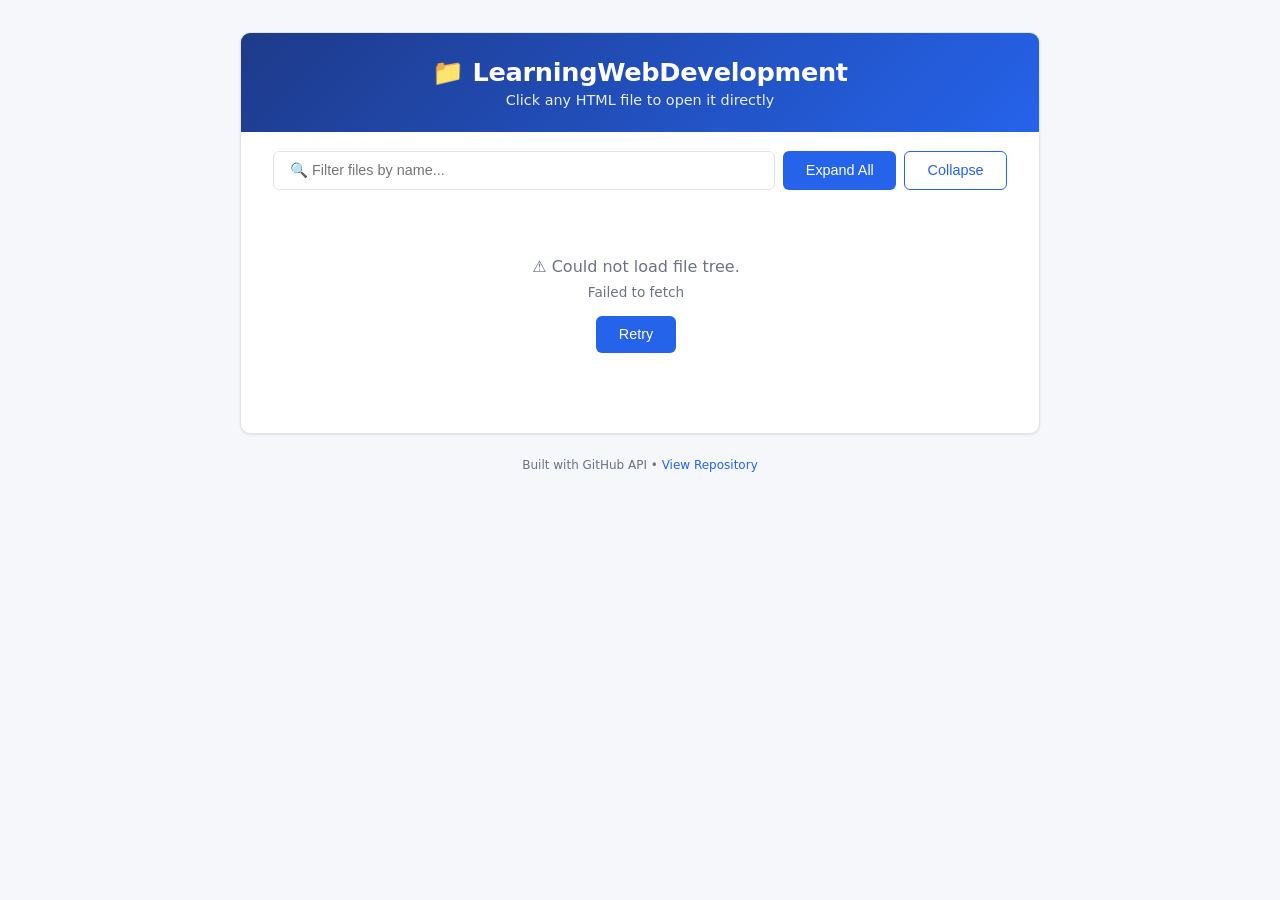
<file: index.html>
<!DOCTYPE html>
<html lang="en">
<head>
    <meta charset="UTF-8">
    <meta name="viewport" content="width=device-width, initial-scale=1.0">
    <title>HTML File Explorer – LearningWebDevelopment</title>
    <style>
        :root {
            --bg: #f5f7fa;
            --card: #ffffff;
            --border: #e1e5eb;
            --text: #1a1d23;
            --secondary: #6b7280;
            --accent: #2563eb;
            --accent-light: #eef2ff;
            --hover: #f9fafb;
            --radius: 10px;
            --shadow: 0 1px 3px rgba(0,0,0,0.04), 0 1px 2px rgba(0,0,0,0.06);
            --font: system-ui, -apple-system, 'Segoe UI', Roboto, sans-serif;
            --mono: 'SF Mono', 'Cascadia Code', 'Consolas', monospace;
        }

        * {
            margin: 0;
            padding: 0;
            box-sizing: border-box;
        }

        body {
            font-family: var(--font);
            background: var(--bg);
            color: var(--text);
            min-height: 100vh;
            display: flex;
            flex-direction: column;
            align-items: center;
            padding: 2rem 1.5rem;
        }

        .container {
            width: 100%;
            max-width: 800px;
            background: var(--card);
            border-radius: var(--radius);
            box-shadow: var(--shadow);
            overflow: hidden;
            border: 1px solid var(--border);
        }

        .header {
            background: linear-gradient(135deg, #1e3a8a 0%, #2563eb 100%);
            color: white;
            padding: 1.5rem 2rem;
            text-align: center;
        }

        .header h1 {
            font-size: 1.6rem;
            font-weight: 600;
            letter-spacing: -0.3px;
            margin-bottom: 0.3rem;
        }

        .header p {
            opacity: 0.9;
            font-size: 0.9rem;
        }

        .search-box {
            margin: 1.2rem 2rem;
            display: flex;
            gap: 0.5rem;
        }

        #searchInput {
            flex: 1;
            padding: 0.65rem 1rem;
            border: 1px solid var(--border);
            border-radius: 6px;
            font-size: 0.9rem;
            outline: none;
            transition: border 0.2s;
            background: var(--card);
        }

        #searchInput:focus {
            border-color: var(--accent);
            box-shadow: 0 0 0 3px rgba(37, 99, 235, 0.1);
        }

        .btn {
            background: var(--accent);
            color: white;
            border: none;
            padding: 0.65rem 1.4rem;
            border-radius: 6px;
            font-weight: 500;
            cursor: pointer;
            font-size: 0.9rem;
            transition: background 0.2s;
            white-space: nowrap;
        }

        .btn:hover {
            background: #1d4ed8;
        }

        .btn-outline {
            background: transparent;
            color: var(--accent);
            border: 1px solid var(--accent);
        }

        .btn-outline:hover {
            background: var(--accent-light);
        }

        .content {
            padding: 0 2rem 2rem;
        }

        /* Tree styles */
        .tree-container {
            margin-top: 0.5rem;
            max-height: 60vh;
            overflow-y: auto;
            padding-right: 0.5rem;
        }

        .tree-root {
            list-style: none;
            padding: 0;
            margin: 0;
        }

        .tree-root ul {
            list-style: none;
            padding-left: 1.5rem;
            border-left: 1px solid var(--border);
            margin-left: 0.5rem;
        }

        .tree-folder {
            margin: 2px 0;
        }

        .tree-folder>summary {
            display: flex;
            align-items: center;
            gap: 6px;
            padding: 0.45rem 0.5rem;
            border-radius: 5px;
            cursor: pointer;
            user-select: none;
            transition: background 0.15s;
            font-weight: 500;
            list-style: none;
        }

        .tree-folder>summary::-webkit-details-marker {
            display: none;
        }

        .tree-folder>summary:hover {
            background: var(--hover);
        }

        .tree-folder>summary .arrow {
            display: inline-block;
            width: 18px;
            font-size: 0.7rem;
            transition: transform 0.2s;
            color: var(--secondary);
            text-align: center;
        }

        .tree-folder[open]>summary .arrow {
            transform: rotate(90deg);
            color: var(--accent);
        }

        .tree-file {
            display: flex;
            align-items: center;
            gap: 6px;
            padding: 0.4rem 0.5rem 0.4rem 1.8rem;
            border-radius: 5px;
            cursor: pointer;
            transition: background 0.15s;
            text-decoration: none;
            color: inherit;
        }

        .tree-file:hover {
            background: var(--hover);
        }

        .tree-file.active {
            background: var(--accent-light);
            font-weight: 500;
        }

        .tree-file .file-name {
            font-family: var(--mono);
            font-size: 0.88rem;
            word-break: break-all;
        }

        .folder-icon, .file-icon {
            flex-shrink: 0;
            font-size: 1rem;
        }

        .badge {
            font-size: 0.7rem;
            background: #e5e7eb;
            color: #4b5563;
            padding: 0.1rem 0.5rem;
            border-radius: 10px;
            margin-left: 0.5rem;
            font-weight: 500;
        }

        .loading, .error, .empty {
            text-align: center;
            padding: 3rem 1rem;
            color: var(--secondary);
        }

        .loading .spinner {
            display: inline-block;
            width: 2rem;
            height: 2rem;
            border: 3px solid #e5e7eb;
            border-top: 3px solid var(--accent);
            border-radius: 50%;
            animation: spin 0.8s linear infinite;
            margin-bottom: 0.8rem;
        }

        @keyframes spin { to { transform: rotate(360deg); } }

        .footer {
            margin-top: 1.5rem;
            font-size: 0.75rem;
            color: var(--secondary);
            text-align: center;
        }

        .footer a {
            color: var(--accent);
            text-decoration: none;
        }
    </style>
</head>
<body>
    <div class="container">
        <div class="header">
            <h1>📁 LearningWebDevelopment</h1>
            <p>Click any HTML file to open it directly</p>
        </div>

        <div class="search-box">
            <input type="text" id="searchInput" placeholder="🔍 Filter files by name..." autocomplete="off">
            <button class="btn" id="btnExpandAll">Expand All</button>
            <button class="btn btn-outline" id="btnCollapseAll">Collapse</button>
        </div>

        <div class="content">
            <div id="treeWrapper" class="tree-container">
                <div class="loading" id="loadingState">
                    <div class="spinner"></div>
                    <p>Fetching file list from GitHub...</p>
                </div>
                <div class="error" id="errorState" style="display: none;">
                    <p>⚠️ Could not load file tree.</p>
                    <p style="font-size:0.85rem; margin-top:0.5rem;" id="errorMessage"></p>
                    <button class="btn" style="margin-top:1rem;" onclick="location.reload()">Retry</button>
                </div>
                <div class="empty" id="emptyState" style="display: none;">
                    <p>📭 No .html files found in this repository.</p>
                </div>
                <ul class="tree-root" id="treeRoot" style="display: none;"></ul>
            </div>
        </div>
    </div>
    <div class="footer">
        Built with GitHub API • <a href="https://github.com/kritakhere/LearningWebDevelopment" target="_blank">View Repository</a>
    </div>

    <script>
        (function() {
            // ── Configuration ─────────────────
            const REPO_OWNER = 'kritakhere';
            const REPO_NAME = 'LearningWebDevelopment';
            const BASE_URL = `https://${REPO_OWNER}.github.io/${REPO_NAME}/`;
            const API_BASE = `https://api.github.com/repos/${REPO_OWNER}/${REPO_NAME}`;

            // ── DOM Elements ──────────────────
            const loadingState = document.getElementById('loadingState');
            const errorState = document.getElementById('errorState');
            const errorMessage = document.getElementById('errorMessage');
            const emptyState = document.getElementById('emptyState');
            const treeRoot = document.getElementById('treeRoot');
            const searchInput = document.getElementById('searchInput');
            const btnExpandAll = document.getElementById('btnExpandAll');
            const btnCollapseAll = document.getElementById('btnCollapseAll');

            let allFileEntries = []; // { path, url }

            // ── Fetch file tree via GitHub Git Trees API (recursive) ──
            async function fetchFileTree() {
                try {
                    // 1. Get repository info to find default branch
                    const repoRes = await fetch(API_BASE);
                    if (!repoRes.ok) throw new Error('Repository not found or API rate limit exceeded.');
                    const repoData = await repoRes.json();
                    const defaultBranch = repoData.default_branch || 'main';

                    // 2. Get the latest commit SHA of the default branch
                    const branchRes = await fetch(`${API_BASE}/branches/${defaultBranch}`);
                    if (!branchRes.ok) throw new Error('Branch not found.');
                    const branchData = await branchRes.json();
                    const commitSha = branchData.commit.sha;

                    // 3. Fetch the entire file tree recursively
                    const treeRes = await fetch(`${API_BASE}/git/trees/${commitSha}?recursive=1`);
                    if (!treeRes.ok) throw new Error('Failed to fetch repository tree.');
                    const treeData = await treeRes.json();

                    if (!treeData.tree || treeData.tree.length === 0) {
                        throw new Error('Repository appears empty.');
                    }

                    // 4. Filter only .html files (ignore case)
                    const htmlEntries = treeData.tree.filter(item =>
                        item.type === 'blob' &&
                        item.path.toLowerCase().endsWith('.html')
                    );

                    if (htmlEntries.length === 0) {
                        showEmpty();
                        return;
                    }

                    // 5. Build file objects with full URLs
                    allFileEntries = htmlEntries.map(item => ({
                        path: item.path,
                        url: BASE_URL + item.path.replace(/^\//, '')
                    }));

                    // 6. Render tree
                    renderTree(allFileEntries);
                    hideLoading();

                } catch (err) {
                    showError(err.message);
                }
            }

            function hideLoading() {
                loadingState.style.display = 'none';
                treeRoot.style.display = 'block';
            }

            function showError(msg) {
                loadingState.style.display = 'none';
                errorState.style.display = 'block';
                errorMessage.textContent = msg || 'An unknown error occurred.';
            }

            function showEmpty() {
                loadingState.style.display = 'none';
                emptyState.style.display = 'block';
            }

            // ── Build hierarchical tree from flat file list ──
            function renderTree(files) {
                treeRoot.innerHTML = '';

                // Group files into folder structure
                const root = {};

                files.forEach(file => {
                    const parts = file.path.split('/');
                    let current = root;
                    parts.forEach((part, index) => {
                        if (index === parts.length - 1) {
                            // It's a file
                            if (!current._files) current._files = [];
                            current._files.push({
                                name: part,
                                path: file.path,
                                url: file.url
                            });
                        } else {
                            // It's a folder
                            if (!current[part]) {
                                current[part] = {};
                            }
                            current = current[part];
                        }
                    });
                });

                // Recursively build DOM elements
                function buildNode(obj, depth = 0) {
                    const ul = document.createElement('ul');

                    // Folders first
                    const folderNames = Object.keys(obj).filter(k => k !== '_files').sort();
                    folderNames.forEach(folderName => {
                        const li = document.createElement('li');
                        li.classList.add('tree-folder');

                        const details = document.createElement('details');
                        details.open = true; // expanded by default

                        const summary = document.createElement('summary');
                        summary.innerHTML = `
                            <span class="arrow">▶</span>
                            <span class="folder-icon">📁</span>
                            ${escapeHtml(folderName)}
                            <span class="badge">${countFiles(obj[folderName])} file${countFiles(obj[folderName]) !== 1 ? 's' : ''}</span>
                        `;
                        details.appendChild(summary);

                        // Update folder icon on toggle
                        details.addEventListener('toggle', () => {
                            const icon = details.querySelector('.folder-icon');
                            icon.textContent = details.open ? '📂' : '📁';
                        });
                        // Set initial open icon
                        summary.querySelector('.folder-icon').textContent = '📂';

                        const childUl = buildNode(obj[folderName], depth + 1);
                        details.appendChild(childUl);
                        li.appendChild(details);
                        ul.appendChild(li);
                    });

                    // Files second
                    if (obj._files && obj._files.length > 0) {
                        obj._files
                            .sort((a, b) => a.name.localeCompare(b.name))
                            .forEach(file => {
                                const li = document.createElement('li');
                                const a = document.createElement('a');
                                a.href = file.url;
                                a.classList.add('tree-file');
                                a.target = '_blank'; // open in new tab
                                a.innerHTML = `
                                    <span class="file-icon">📄</span>
                                    <span class="file-name">${escapeHtml(file.name)}</span>
                                `;
                                a.title = file.path;
                                li.appendChild(a);
                                ul.appendChild(li);
                            });
                    }

                    return ul;
                }

                // Helper to count total files inside a folder node (including subfolders)
                function countFiles(node) {
                    let count = 0;
                    if (node._files) count += node._files.length;
                    Object.keys(node).forEach(k => {
                        if (k !== '_files') count += countFiles(node[k]);
                    });
                    return count;
                }

                const treeFragment = buildNode(root);
                treeRoot.appendChild(treeFragment);
            }

            function escapeHtml(text) {
                const map = {
                    '&': '&amp;',
                    '<': '&lt;',
                    '>': '&gt;',
                    '"': '&quot;',
                    "'": '&#039;'
                };
                return text.replace(/[&<>"']/g, m => map[m]);
            }

            // ── Filter functionality ──────────
            searchInput.addEventListener('input', function() {
                const filter = this.value.toLowerCase().trim();
                const allFiles = document.querySelectorAll('.tree-file');
                const allFolders = document.querySelectorAll('.tree-folder');

                if (!filter) {
                    // Show everything
                    allFiles.forEach(el => el.style.display = '');
                    allFolders.forEach(el => el.style.display = '');
                    return;
                }

                // Hide files that don't match
                allFiles.forEach(el => {
                    const name = el.querySelector('.file-name').textContent.toLowerCase();
                    el.style.display = name.includes(filter) ? '' : 'none';
                });

                // Show/hide folders based on visible children
                allFolders.forEach(folder => {
                    const details = folder.querySelector('details');
                    if (!details) return;
                    const hasVisibleFile = details.querySelectorAll('.tree-file').length > 0 &&
                        Array.from(details.querySelectorAll('.tree-file')).some(f => f.style.display !== 'none');
                    folder.style.display = hasVisibleFile ? '' : 'none';
                });
            });

            // ── Expand / Collapse all ──────────
            btnExpandAll.addEventListener('click', () => {
                document.querySelectorAll('.tree-folder details').forEach(d => {
                    d.open = true;
                    const icon = d.querySelector('.folder-icon');
                    if (icon) icon.textContent = '📂';
                });
            });

            btnCollapseAll.addEventListener('click', () => {
                document.querySelectorAll('.tree-folder details').forEach(d => {
                    d.open = false;
                    const icon = d.querySelector('.folder-icon');
                    if (icon) icon.textContent = '📁';
                });
            });

            // ── Start ─────────────────────────
            fetchFileTree();

        })();
    </script>
</body>
</html>
</file>
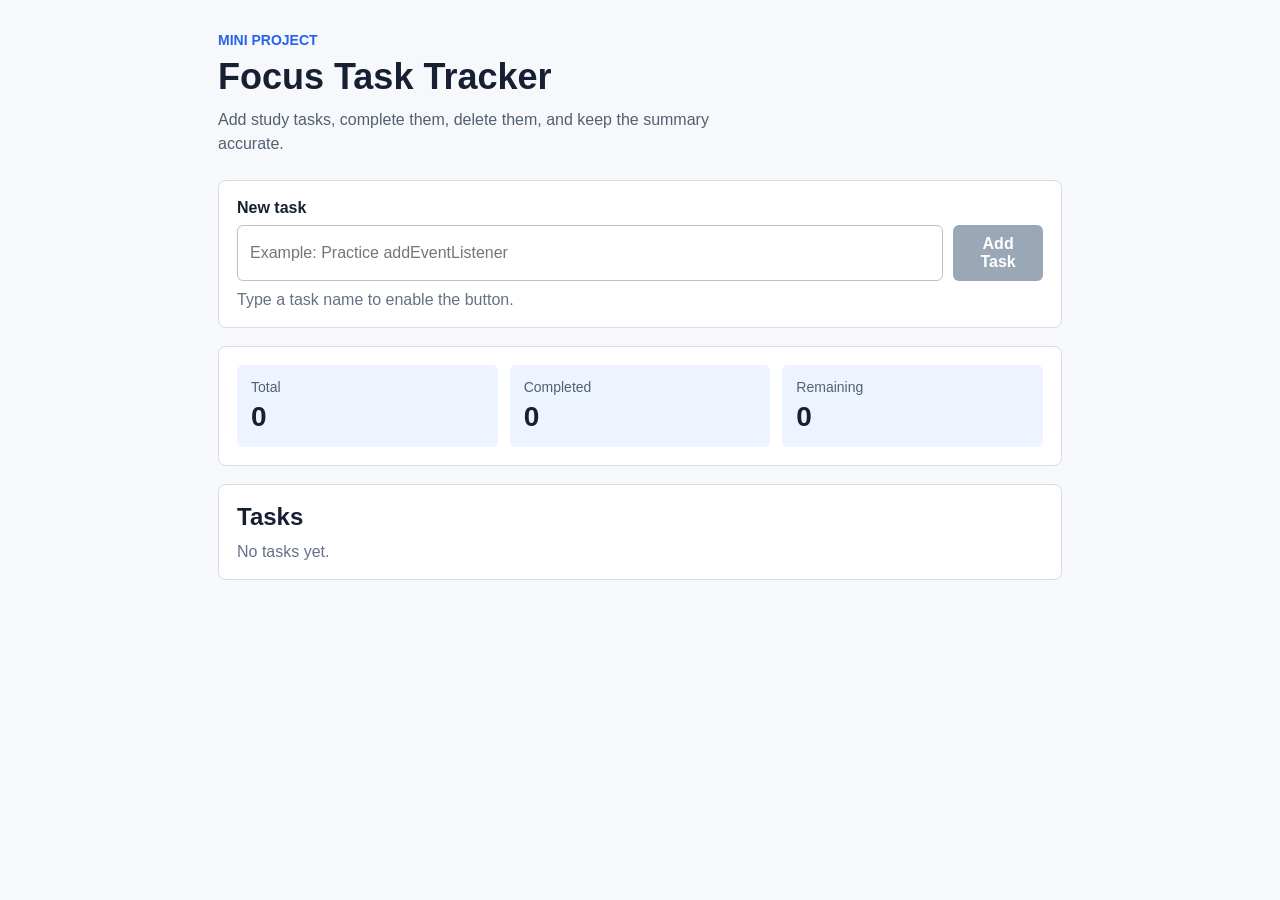
<file: focus-task-tracker/index.html>
<!DOCTYPE html>
<html lang="en">
<head>
  <meta charset="UTF-8">
  <meta name="viewport" content="width=device-width, initial-scale=1.0">
  <title>Focus Task Tracker</title>
  <link rel="stylesheet" href="style.css">
  <script src="script.js" defer></script>
</head>
<body>
  <main class="app">
    <header class="app-header">
      <p class="eyebrow">Mini Project</p>
      <h1>Focus Task Tracker</h1>
      <p class="intro">Add study tasks, complete them, delete them, and keep the summary accurate.</p>
    </header>

    <section class="task-panel" aria-label="Task creator">
      <label for="task-input">New task</label>
      <div class="input-row">
        <input id="task-input" type="text" placeholder="Example: Practice addEventListener">
        <button id="add-task-button" type="button" disabled>Add Task</button>
      </div>
      <p id="input-help" class="help-text">Type a task name to enable the button.</p>
    </section>

    <section class="summary-panel" aria-label="Task summary">
      <div>
        <span class="summary-label">Total</span>
        <strong id="total-count">0</strong>
      </div>
      <div>
        <span class="summary-label">Completed</span>
        <strong id="completed-count">0</strong>
      </div>
      <div>
        <span class="summary-label">Remaining</span>
        <strong id="remaining-count">0</strong>
      </div>
    </section>

    <section class="task-list-panel" aria-label="Task list">
      <h2>Tasks</h2>
      <p id="empty-message" class="empty-message">No tasks yet.</p>
      <ul id="task-list" class="task-list"></ul>
    </section>
  </main>
</body>
</html>
</file>
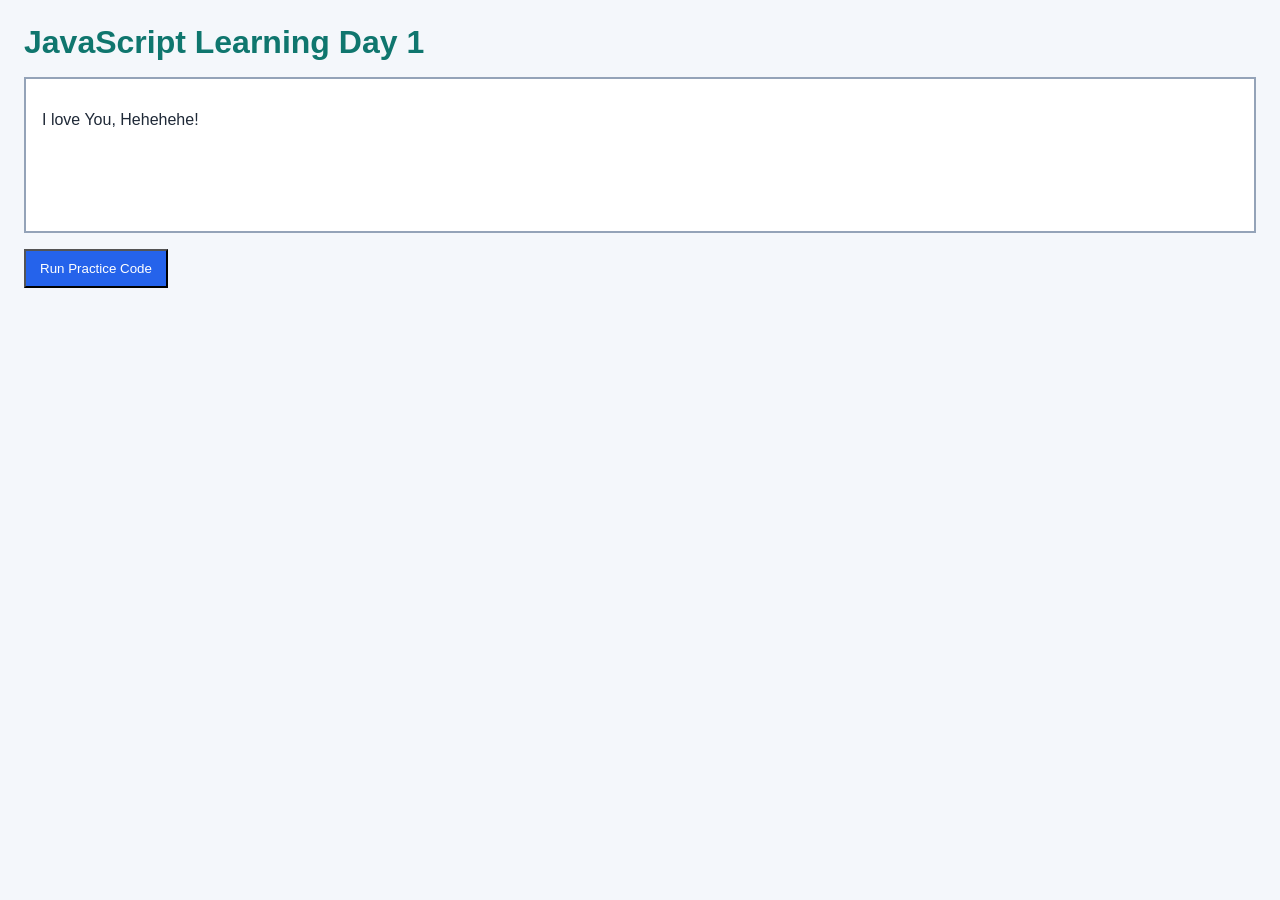
<file: learning day 1/index.html>
<!DOCTYPE html>
<html lang="en">
<head>
  <meta charset="UTF-8">
  <meta name="viewport" content="width=device-width, initial-scale=1.0">
  <title>JavaScript Learning Day 1</title>
  <link rel="stylesheet" href="style.css">
  <script src="script.js" defer></script>
</head>
<body>
  <h1 id="page-title">JavaScript Learning Day 1</h1>
  <div id="practice-area" class="practice-area"></div>
  <button id="action-button" type="button">Run Practice Code</button>
</body>
</html>
</file>
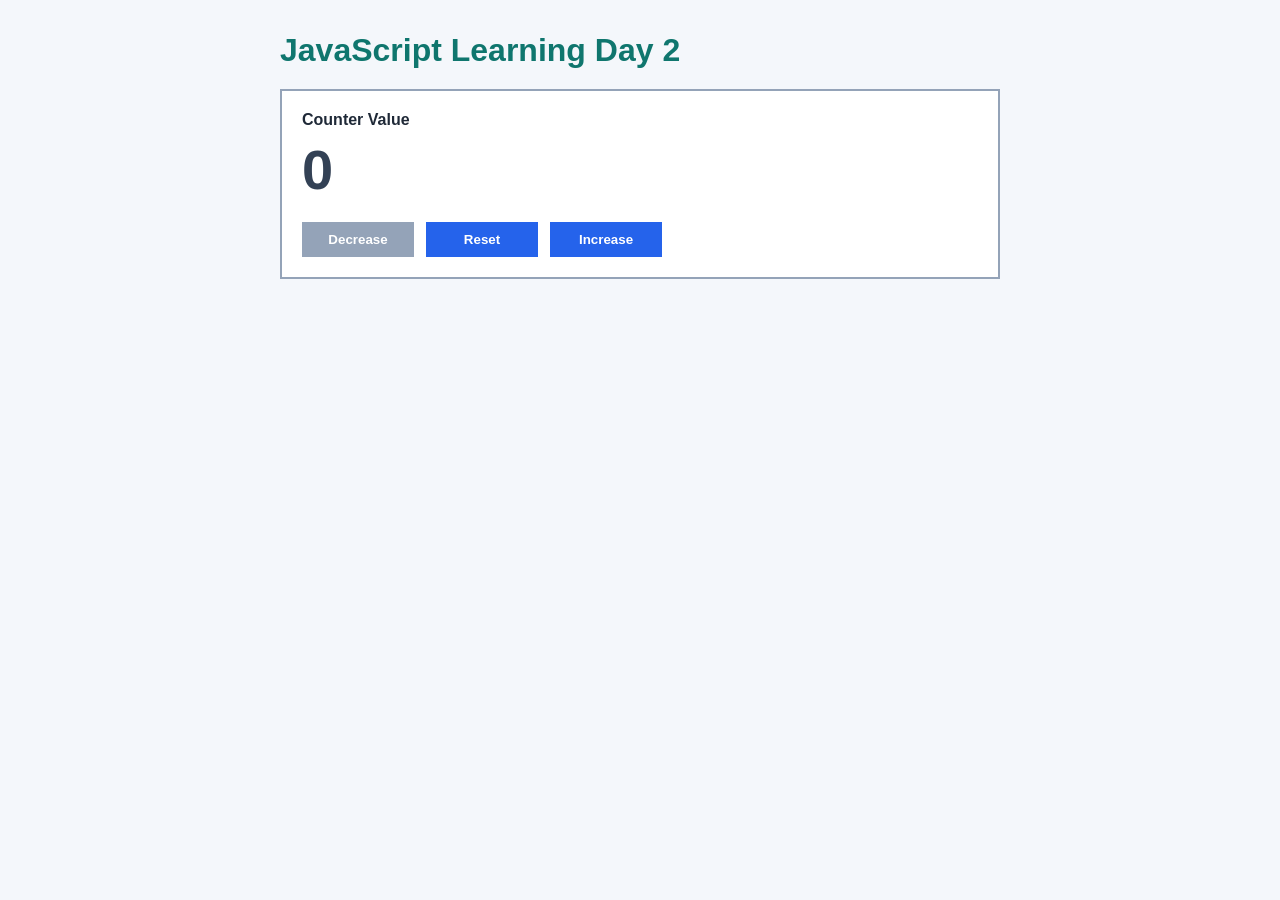
<file: learning day 2/index.html>
<!DOCTYPE html>
<html lang="en">
<head>
  <meta charset="UTF-8">
  <meta name="viewport" content="width=device-width, initial-scale=1.0">
  <title>JavaScript Learning Day 2</title>
  <link rel="stylesheet" href="style.css">
  <script src="script.js" defer></script>
</head>
<body>
  <main class="app">
    <h1 id="page-title">JavaScript Learning Day 2</h1>

    <section class="counter-panel" aria-label="Counter practice">
      <p class="label">Counter Value</p>
      <p id="counter-display" class="counter-display neutral">0</p>

      <div class="button-row">
        <button id="decrease-button" type="button">Decrease</button>
        <button id="reset-button" type="button">Reset</button>
        <button id="increase-button" type="button">Increase</button>
      </div>
    </section>
  </main>
</body>
</html>
</file>
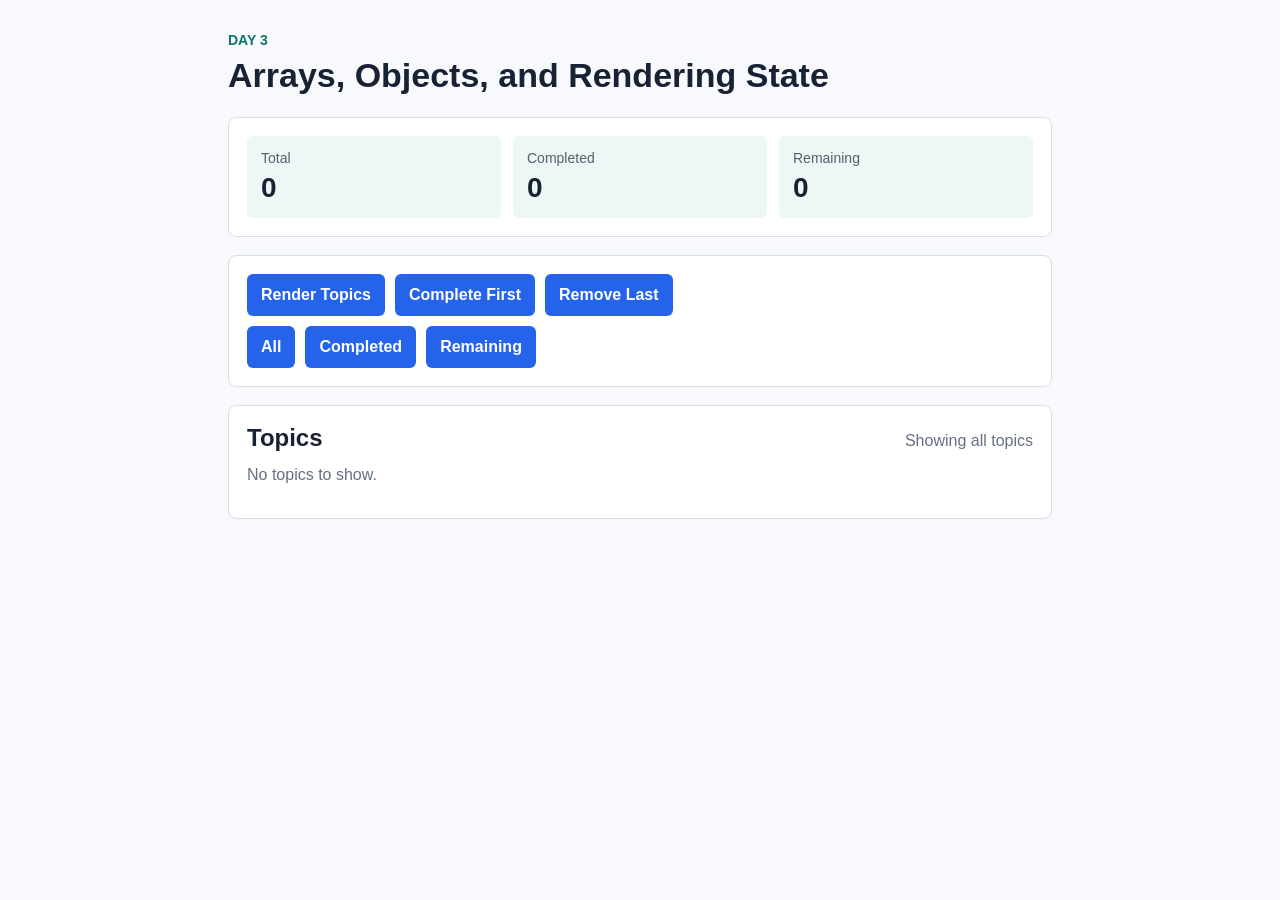
<file: learning day 3/index.html>
<!DOCTYPE html>
<html lang="en">
<head>
  <meta charset="UTF-8">
  <meta name="viewport" content="width=device-width, initial-scale=1.0">
  <title>JavaScript Learning Day 3</title>
  <link rel="stylesheet" href="style.css">
  <script src="script.js" defer></script>
</head>
<body>
  <main class="app">
    <header class="app-header">
      <p class="eyebrow">Day 3</p>
      <h1>Arrays, Objects, and Rendering State</h1>
    </header>

    <section class="summary-panel" aria-label="Topic summary">
      <div>
        <span class="summary-label">Total</span>
        <strong id="total-count">0</strong>
      </div>
      <div>
        <span class="summary-label">Completed</span>
        <strong id="completed-count">0</strong>
      </div>
      <div>
        <span class="summary-label">Remaining</span>
        <strong id="remaining-count">0</strong>
      </div>
    </section>

    <section class="control-panel" aria-label="Topic controls">
      <div class="button-row">
        <button id="render-button" type="button">Render Topics</button>
        <button id="complete-first-button" type="button">Complete First</button>
        <button id="remove-last-button" type="button">Remove Last</button>
      </div>

      <div class="button-row">
        <button id="show-all-button" type="button">All</button>
        <button id="show-completed-button" type="button">Completed</button>
        <button id="show-remaining-button" type="button">Remaining</button>
      </div>
    </section>

    <section class="topic-panel" aria-label="Topic list">
      <div class="topic-heading">
        <h2>Topics</h2>
        <p id="filter-label">Showing all topics</p>
      </div>

      <p id="empty-message" class="empty-message">No topics to show.</p>
      <ul id="topic-list" class="topic-list"></ul>
    </section>
  </main>
</body>
</html>
</file>
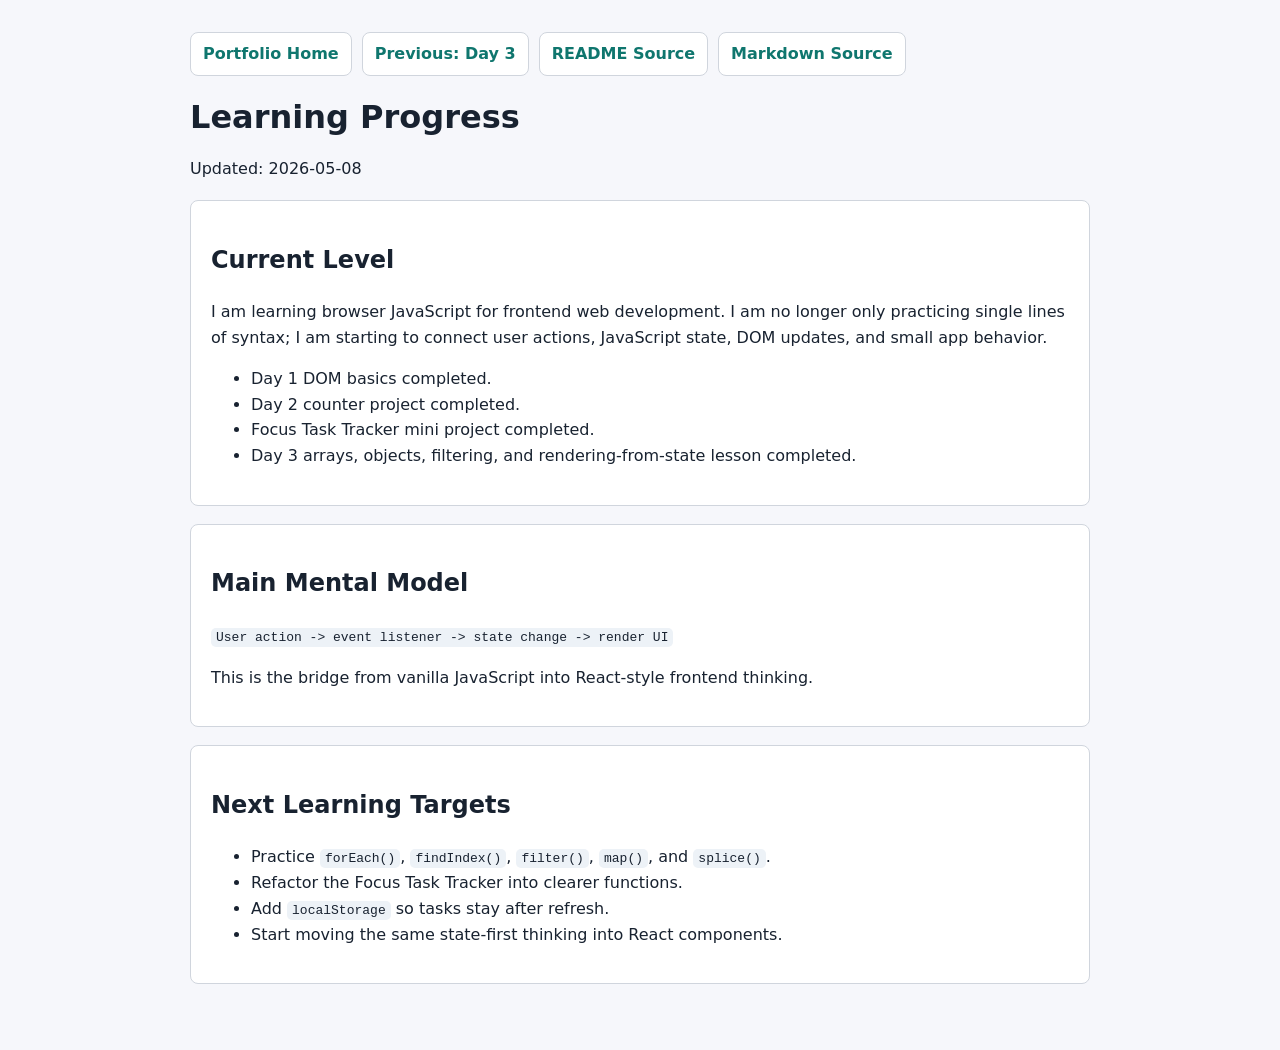
<file: learning-progress.html>
<!DOCTYPE html>
<html lang="en">
<head>
  <meta charset="UTF-8">
  <meta name="viewport" content="width=device-width, initial-scale=1.0">
  <title>Learning Progress</title>
  <style>
    body { margin: 0; font-family: system-ui, -apple-system, BlinkMacSystemFont, "Segoe UI", sans-serif; background: #f6f7fb; color: #182230; line-height: 1.6; }
    main { width: min(900px, calc(100% - 32px)); margin: 0 auto; padding: 32px 0 48px; }
    a { color: #0f766e; font-weight: 700; }
    .nav { display: flex; flex-wrap: wrap; gap: 10px; margin-bottom: 24px; }
    .nav a { padding: 8px 12px; border: 1px solid #d0d5dd; border-radius: 8px; background: #fff; text-decoration: none; }
    section { margin: 18px 0; padding: 20px; border: 1px solid #d0d5dd; border-radius: 8px; background: #fff; }
    h1 { line-height: 1.1; }
    code { background: #edf2f7; padding: 2px 5px; border-radius: 5px; }
  </style>
</head>
<body>
  <main>
    <nav class="nav" aria-label="Page navigation">
      <a href="index.html">Portfolio Home</a>
      <a href="learning%20day%203/briefing.html">Previous: Day 3</a>
      <a href="https://github.com/kritakhere/LearningWebDevelopment#readme">README Source</a>
      <a href="https://github.com/kritakhere/LearningWebDevelopment/blob/main/learning%20progress.md">Markdown Source</a>
    </nav>

    <h1>Learning Progress</h1>
    <p>Updated: 2026-05-08</p>

    <section>
      <h2>Current Level</h2>
      <p>I am learning browser JavaScript for frontend web development. I am no longer only practicing single lines of syntax; I am starting to connect user actions, JavaScript state, DOM updates, and small app behavior.</p>
      <ul>
        <li>Day 1 DOM basics completed.</li>
        <li>Day 2 counter project completed.</li>
        <li>Focus Task Tracker mini project completed.</li>
        <li>Day 3 arrays, objects, filtering, and rendering-from-state lesson completed.</li>
      </ul>
    </section>

    <section>
      <h2>Main Mental Model</h2>
      <p><code>User action -> event listener -> state change -> render UI</code></p>
      <p>This is the bridge from vanilla JavaScript into React-style frontend thinking.</p>
    </section>

    <section>
      <h2>Next Learning Targets</h2>
      <ul>
        <li>Practice <code>forEach()</code>, <code>findIndex()</code>, <code>filter()</code>, <code>map()</code>, and <code>splice()</code>.</li>
        <li>Refactor the Focus Task Tracker into clearer functions.</li>
        <li>Add <code>localStorage</code> so tasks stay after refresh.</li>
        <li>Start moving the same state-first thinking into React components.</li>
      </ul>
    </section>
  </main>
</body>
</html>
</file>
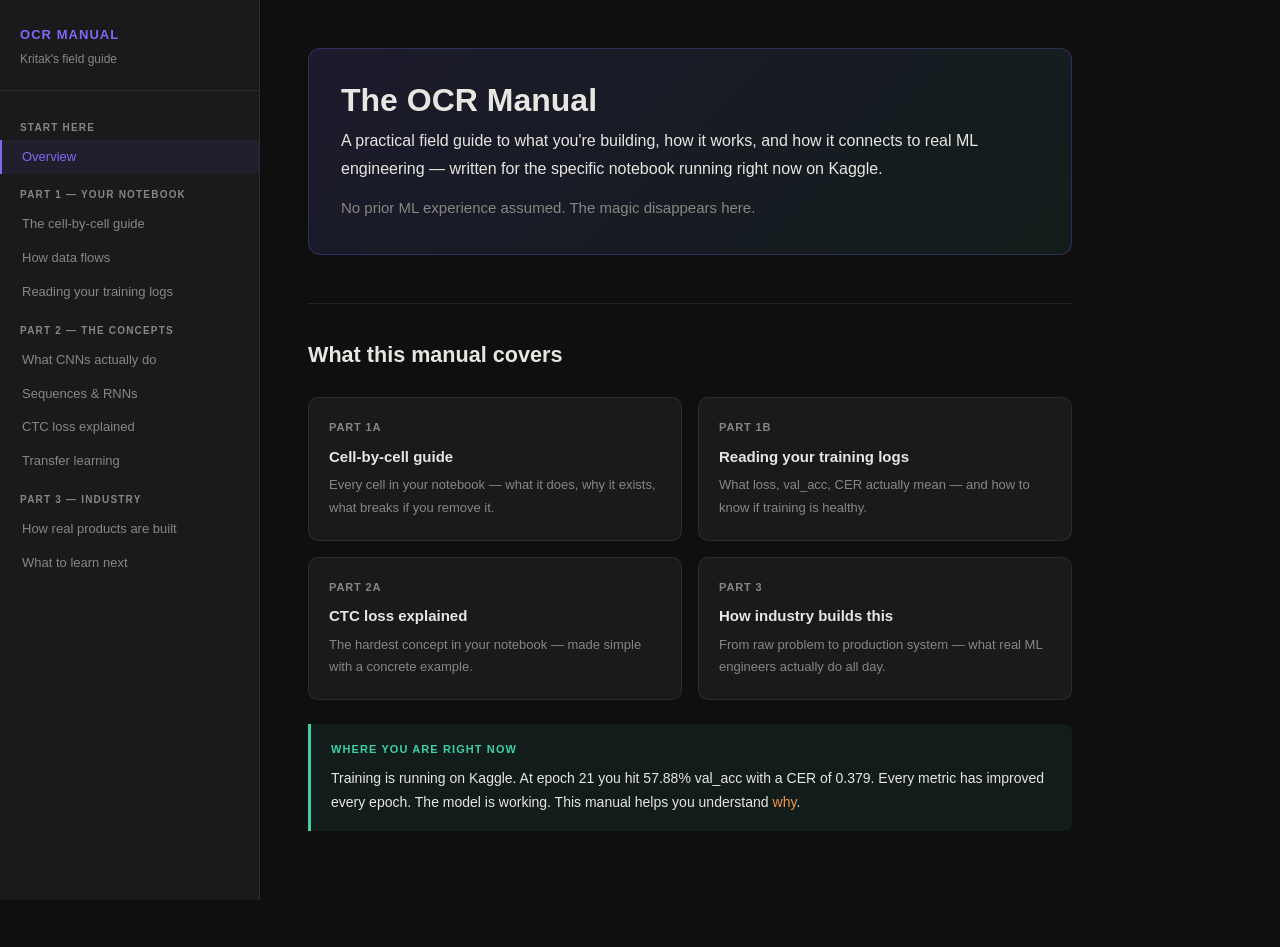
<file: ocr_manual.html>
<!DOCTYPE html>
<html lang="en">
<head>
<meta charset="UTF-8">
<meta name="viewport" content="width=device-width, initial-scale=1.0">
<title>The OCR Manual — Kritak's Field Guide to ML, CV & NLP</title>
<style>
  :root {
    --bg: #0f0f10;
    --surface: #1a1a1c;
    --surface2: #222225;
    --border: rgba(255,255,255,0.08);
    --text: #e8e6e0;
    --muted: #888681;
    --accent: #7c6af7;
    --accent2: #3ecfa4;
    --accent3: #f0954a;
    --red: #e05a5a;
    --mono: 'JetBrains Mono', 'Fira Code', 'Courier New', monospace;
    --sans: -apple-system, 'Segoe UI', sans-serif;
  }
  * { box-sizing: border-box; margin: 0; padding: 0; }
  body { background: var(--bg); color: var(--text); font-family: var(--sans); font-size: 15px; line-height: 1.75; }

  .layout { display: flex; min-height: 100vh; }

  nav {
    width: 260px; min-width: 260px; background: var(--surface);
    border-right: 1px solid var(--border);
    position: fixed; top: 0; left: 0; height: 100vh;
    overflow-y: auto; padding: 1.5rem 0;
  }
  nav .logo {
    padding: 0 1.25rem 1.25rem;
    border-bottom: 1px solid var(--border);
    margin-bottom: 1rem;
  }
  nav .logo-title { font-size: 13px; font-weight: 600; color: var(--accent); letter-spacing: 0.08em; text-transform: uppercase; }
  nav .logo-sub { font-size: 12px; color: var(--muted); margin-top: 2px; }
  nav .section-label {
    font-size: 10px; font-weight: 600; letter-spacing: 0.12em;
    text-transform: uppercase; color: var(--muted);
    padding: 0.75rem 1.25rem 0.25rem;
  }
  nav a {
    display: block; padding: 0.35rem 1.25rem;
    font-size: 13px; color: var(--muted); text-decoration: none;
    border-left: 2px solid transparent;
    transition: color 0.15s, border-color 0.15s;
  }
  nav a:hover { color: var(--text); }
  nav a.active { color: var(--accent); border-left-color: var(--accent); background: rgba(124,106,247,0.07); }

  main { margin-left: 260px; max-width: 860px; padding: 3rem 3rem 6rem; }

  h1 { font-size: 2rem; font-weight: 700; line-height: 1.2; margin-bottom: 0.5rem; }
  h2 { font-size: 1.35rem; font-weight: 600; margin: 2.5rem 0 0.75rem; padding-top: 2rem; border-top: 1px solid var(--border); color: var(--text); }
  h3 { font-size: 1.05rem; font-weight: 600; margin: 1.75rem 0 0.5rem; color: var(--accent2); }
  h4 { font-size: 0.9rem; font-weight: 600; margin: 1.25rem 0 0.4rem; color: var(--muted); text-transform: uppercase; letter-spacing: 0.06em; }
  p { margin-bottom: 1rem; color: var(--text); }
  ul, ol { padding-left: 1.5rem; margin-bottom: 1rem; }
  li { margin-bottom: 0.35rem; }
  strong { color: var(--text); font-weight: 600; }
  em { color: var(--accent3); font-style: normal; }

  code {
    font-family: var(--mono); font-size: 0.82em;
    background: rgba(255,255,255,0.06); border: 1px solid var(--border);
    border-radius: 4px; padding: 0.1em 0.4em; color: var(--accent2);
  }
  pre {
    background: var(--surface2); border: 1px solid var(--border);
    border-radius: 8px; padding: 1.25rem; overflow-x: auto;
    margin: 1rem 0 1.5rem; position: relative;
  }
  pre code {
    background: none; border: none; padding: 0; font-size: 0.85em;
    color: #c9c5bb; line-height: 1.65;
  }
  .code-label {
    position: absolute; top: 0.5rem; right: 0.75rem;
    font-size: 10px; color: var(--muted); font-family: var(--mono);
    text-transform: uppercase; letter-spacing: 0.08em;
  }

  .hero {
    background: linear-gradient(135deg, rgba(124,106,247,0.12), rgba(62,207,164,0.08));
    border: 1px solid rgba(124,106,247,0.25); border-radius: 12px;
    padding: 2rem; margin-bottom: 3rem;
  }
  .hero p { color: var(--muted); margin-bottom: 0; }

  .callout {
    border-left: 3px solid var(--accent); background: rgba(124,106,247,0.07);
    border-radius: 0 8px 8px 0; padding: 1rem 1.25rem; margin: 1.25rem 0;
  }
  .callout.green { border-color: var(--accent2); background: rgba(62,207,164,0.07); }
  .callout.amber { border-color: var(--accent3); background: rgba(240,149,74,0.07); }
  .callout.red { border-color: var(--red); background: rgba(224,90,90,0.07); }
  .callout p { margin-bottom: 0; font-size: 14px; }
  .callout-title { font-size: 11px; font-weight: 700; letter-spacing: 0.1em; text-transform: uppercase; margin-bottom: 0.4rem; }
  .callout.green .callout-title { color: var(--accent2); }
  .callout.amber .callout-title { color: var(--accent3); }
  .callout.red .callout-title { color: var(--red); }
  .callout > .callout-title + p { margin-top: 0; }

  .epoch-table { width: 100%; border-collapse: collapse; margin: 1rem 0 1.5rem; font-size: 13px; }
  .epoch-table th { text-align: left; padding: 0.5rem 0.75rem; font-size: 11px; font-weight: 600; text-transform: uppercase; letter-spacing: 0.06em; color: var(--muted); border-bottom: 1px solid var(--border); }
  .epoch-table td { padding: 0.45rem 0.75rem; border-bottom: 1px solid rgba(255,255,255,0.04); }
  .epoch-table tr:last-child td { border-bottom: none; }
  .tag { display: inline-block; font-size: 11px; font-weight: 600; border-radius: 4px; padding: 0.15em 0.5em; }
  .tag-purple { background: rgba(124,106,247,0.18); color: var(--accent); }
  .tag-green { background: rgba(62,207,164,0.15); color: var(--accent2); }
  .tag-amber { background: rgba(240,149,74,0.15); color: var(--accent3); }

  .pipeline {
    display: flex; align-items: center; gap: 0; margin: 1.5rem 0; flex-wrap: wrap;
  }
  .pipe-step {
    background: var(--surface2); border: 1px solid var(--border);
    border-radius: 8px; padding: 0.6rem 1rem; font-size: 13px;
    font-weight: 500; text-align: center; min-width: 100px;
  }
  .pipe-arrow { color: var(--muted); padding: 0 0.4rem; font-size: 18px; }
  .pipe-step.active { border-color: var(--accent); color: var(--accent); background: rgba(124,106,247,0.1); }

  section { margin-bottom: 1rem; }
  .page { display: none; }
  .page.visible { display: block; }

  .toc-grid { display: grid; grid-template-columns: 1fr 1fr; gap: 1rem; margin: 1.5rem 0; }
  .toc-card {
    background: var(--surface); border: 1px solid var(--border); border-radius: 10px;
    padding: 1.25rem; cursor: pointer; transition: border-color 0.15s;
    text-decoration: none; color: inherit;
  }
  .toc-card:hover { border-color: var(--accent); }
  .toc-card-num { font-size: 11px; color: var(--muted); font-weight: 600; text-transform: uppercase; letter-spacing: 0.08em; margin-bottom: 0.4rem; }
  .toc-card-title { font-size: 15px; font-weight: 600; margin-bottom: 0.25rem; }
  .toc-card-desc { font-size: 13px; color: var(--muted); }

  @media (max-width: 768px) {
    nav { display: none; }
    main { margin-left: 0; padding: 1.5rem; }
    .toc-grid { grid-template-columns: 1fr; }
  }
</style>
</head>
<body>

<div class="layout">
<nav id="sidebar">
  <div class="logo">
    <div class="logo-title">OCR Manual</div>
    <div class="logo-sub">Kritak's field guide</div>
  </div>

  <div class="section-label">Start here</div>
  <a href="#" onclick="show('home')" class="active" id="nav-home">Overview</a>

  <div class="section-label">Part 1 — Your notebook</div>
  <a href="#" onclick="show('cells')" id="nav-cells">The cell-by-cell guide</a>
  <a href="#" onclick="show('pipeline')" id="nav-pipeline">How data flows</a>
  <a href="#" onclick="show('training')" id="nav-training">Reading your training logs</a>

  <div class="section-label">Part 2 — The concepts</div>
  <a href="#" onclick="show('cnn')" id="nav-cnn">What CNNs actually do</a>
  <a href="#" onclick="show('rnn')" id="nav-rnn">Sequences & RNNs</a>
  <a href="#" onclick="show('ctc')" id="nav-ctc">CTC loss explained</a>
  <a href="#" onclick="show('transfer')" id="nav-transfer">Transfer learning</a>

  <div class="section-label">Part 3 — Industry</div>
  <a href="#" onclick="show('industry')" id="nav-industry">How real products are built</a>
  <a href="#" onclick="show('resources')" id="nav-resources">What to learn next</a>
</nav>

<main>

<!-- HOME -->
<div class="page visible" id="page-home">
  <div class="hero">
    <h1>The OCR Manual</h1>
    <p style="margin-top:0.5rem; font-size:16px; color:var(--text);">A practical field guide to what you're building, how it works, and how it connects to real ML engineering — written for the specific notebook running right now on Kaggle.</p>
    <p style="margin-top:0.75rem;">No prior ML experience assumed. The magic disappears here.</p>
  </div>

  <h2>What this manual covers</h2>
  <div class="toc-grid">
    <div class="toc-card" onclick="show('cells')">
      <div class="toc-card-num">Part 1A</div>
      <div class="toc-card-title">Cell-by-cell guide</div>
      <div class="toc-card-desc">Every cell in your notebook — what it does, why it exists, what breaks if you remove it.</div>
    </div>
    <div class="toc-card" onclick="show('training')">
      <div class="toc-card-num">Part 1B</div>
      <div class="toc-card-title">Reading your training logs</div>
      <div class="toc-card-desc">What loss, val_acc, CER actually mean — and how to know if training is healthy.</div>
    </div>
    <div class="toc-card" onclick="show('ctc')">
      <div class="toc-card-num">Part 2A</div>
      <div class="toc-card-title">CTC loss explained</div>
      <div class="toc-card-desc">The hardest concept in your notebook — made simple with a concrete example.</div>
    </div>
    <div class="toc-card" onclick="show('industry')">
      <div class="toc-card-num">Part 3</div>
      <div class="toc-card-title">How industry builds this</div>
      <div class="toc-card-desc">From raw problem to production system — what real ML engineers actually do all day.</div>
    </div>
  </div>

  <div class="callout green">
    <div class="callout-title">Where you are right now</div>
    <p>Training is running on Kaggle. At epoch 21 you hit 57.88% val_acc with a CER of 0.379. Every metric has improved every epoch. The model is working. This manual helps you understand <em>why</em>.</p>
  </div>
</div>

<!-- CELLS -->
<div class="page" id="page-cells">
  <h1>Cell-by-cell guide</h1>
  <p>Your notebook has 13 cells. Here's what every one does in plain English, and why it matters.</p>

  <h2>Cell 1 — GPU check</h2>
  <pre><code>import torch
print("CUDA available:", torch.cuda.is_available())
print("GPU:", torch.cuda.get_device_name(0))</code><span class="code-label">python</span></pre>
  <p><strong>What it does:</strong> Confirms the GPU is visible and accessible from Python. Nothing will train without this being True.</p>
  <p><strong>Why it matters:</strong> A CPU trains ~20× slower than a GPU for this kind of work. The GPU handles thousands of math operations simultaneously — that's what makes deep learning tractable at all.</p>
  <div class="callout amber">
    <div class="callout-title">Industry parallel</div>
    <p>In production, this check is automated. Before a training job starts on cloud infrastructure (AWS SageMaker, Google Cloud AI Platform), the system verifies GPU allocation and fails fast if something's wrong — rather than waiting hours to discover the job ran on CPU.</p>
  </div>

  <h2>Cell 2 — Find the dataset</h2>
  <pre><code>ROOT = Path('/kaggle/input/datasets/sabarinathan/...')
csv_files = list(ROOT.rglob('*.csv'))</code><span class="code-label">python</span></pre>
  <p><strong>What it does:</strong> Locates the actual files on disk. Uses <code>rglob</code> to recursively search the mounted dataset directory for CSV files (your label files).</p>
  <p><strong>Why paths matter so much:</strong> Kaggle mounts datasets at a specific path that isn't always obvious. You spent significant debugging time on this — and that's normal. Path resolution is one of the most common sources of frustration in ML engineering, especially when moving code between environments (your laptop → Kaggle → production server).</p>

  <h2>Cell 3 — Load and inspect CSVs</h2>
  <pre><code>df = pd.read_csv(csv_files[0])
print(df.head())</code><span class="code-label">python</span></pre>
  <p><strong>What it does:</strong> Reads your label files into a DataFrame. Each row is one training example: a relative image path and the correct text label for that image.</p>
  <p><strong>Your dataset structure:</strong></p>
  <ul>
    <li><code>train.csv</code> → 69,853 rows (the model learns from these)</li>
    <li><code>val.csv</code> → 12,708 rows (used to check if learning generalises)</li>
    <li><code>test.csv</code> → 12,869 rows (final evaluation only — never seen during training)</li>
  </ul>
  <div class="callout">
    <div class="callout-title">Why three splits?</div>
    <p>Train/val/test is a fundamental ML pattern. The model only sees train data during learning. Val data is checked after every epoch to catch overfitting early. Test data is held back entirely and only used once — at the very end — to give an honest estimate of real-world performance. Using val data to make training decisions "contaminates" it slightly, which is why you need a separate test set.</p>
  </div>

  <h2>Cell 4 — Verify one image loads</h2>
  <p><strong>What it does:</strong> Takes the very first row from train.csv, builds the full path, opens the image, and displays it with matplotlib. A simple smoke test before building the full data pipeline.</p>
  <p><strong>Why this step exists:</strong> You caught a real bug here — the path had an unexpected doubled <code>HindiSeg/HindiSeg</code> folder structure. Catching this on one image saved you from discovering it after wasting hours of training on an empty dataset.</p>

  <h2>Cell 5 — Configuration</h2>
  <pre><code>BASE_DIR  = ROOT / 'HindiSeg' / 'HindiSeg'
TRAIN_CSV = ROOT / 'train.csv'
IMG_H, IMG_W = 32, 128
BATCH_SIZE = 64
EPOCHS = 40
LR = 1e-5</code><span class="code-label">python</span></pre>
  <p><strong>What it does:</strong> Defines every hyperparameter in one place. This is a deliberate design pattern — centralising config so you can change one number and have it propagate everywhere, rather than hunting through code.</p>
  <p><strong>Key choices and why:</strong></p>
  <ul>
    <li><code>IMG_H=32, IMG_W=128</code> — Every image is resized to exactly 32 pixels tall × 128 wide. The height becomes the CNN's feature dimension; the width becomes the sequence length the RNN reads.</li>
    <li><code>BATCH_SIZE=64</code> — Process 64 images at once. Larger batches are faster but use more GPU memory. 64 is a standard safe choice for T4s.</li>
    <li><code>LR=1e-5</code> — Learning rate: how big a step to take during each weight update. Too high → overshoots. Too low → trains forever. Your notebook uses a very low LR because VGG16's features are frozen — only the BiLSTM is learning.</li>
  </ul>

  <h2>Cell 6 — Imports</h2>
  <p><strong>What it does:</strong> Loads all the Python libraries the notebook needs. Nothing interesting here — but worth knowing what each does:</p>
  <ul>
    <li><code>torch</code> / <code>torch.nn</code> — PyTorch: the deep learning framework. Handles tensors, autograd (automatic gradient calculation), and GPU computation.</li>
    <li><code>torchvision.models</code> — Pre-trained computer vision models, including VGG16.</li>
    <li><code>PIL</code> — Opens and manipulates images.</li>
    <li><code>pandas</code> — Reads and manipulates your CSV files.</li>
  </ul>

  <h2>Cell 7 — Build vocabulary and load pairs</h2>
  <pre><code>def load_pairs(csv_path, base_dir):
    pairs = []
    for _, row in df.iterrows():
        img_path = base_dir / row[path_col]
        if img_path.exists():
            pairs.append((img_path, row[label_col]))
    return pairs

vocab = sorted(set(ch for _, label in all_pairs for ch in label))
char2idx = {ch: i+1 for i, ch in enumerate(vocab)}
idx2char = {i: ch for ch, i in char2idx.items()}</code><span class="code-label">python</span></pre>
  <p><strong>What it does:</strong> Two things. First, it walks every CSV row and checks the image actually exists on disk — building a verified list of (image_path, label) pairs. Second, it builds the character vocabulary: every unique character that appears in any label becomes a numbered token.</p>
  <p><strong>Why 109 characters:</strong> Devanagari has base consonants, vowels, vowel signs (matras), conjuncts, and digits. Each is a separate token. The model outputs a probability distribution over all 109 tokens at each timestep.</p>
  <div class="callout">
    <div class="callout-title">The vocabulary is the model's entire output space</div>
    <p>The model can never predict a character it hasn't seen in the vocabulary. If your Nepali fine-tuning data introduces new characters not present in the Hindi training set, they won't decode correctly — they'll map to the closest known character. This is why building the vocab carefully matters.</p>
  </div>

  <h2>Cell 8 — Dataset and DataLoader</h2>
  <pre><code>class DevanagariDataset(Dataset):
    def __getitem__(self, idx):
        img = Image.open(self.pairs[idx][0]).convert('RGB')
        img = self.transform(img)      # resize + normalize
        label = encode(self.pairs[idx][1])  # text → int list
        return img, label, len(label)

train_loader = DataLoader(train_ds, batch_size=64, shuffle=True)</code><span class="code-label">python</span></pre>
  <p><strong>What it does:</strong> Wraps your raw (path, label) pairs in PyTorch's data loading machinery. The DataLoader handles batching, shuffling, and parallel loading.</p>
  <p><strong>The transform pipeline on each image:</strong></p>
  <ol>
    <li>Convert to RGB (3 channels, even for grayscale — VGG16 expects 3)</li>
    <li>Resize to exactly 32×128</li>
    <li>Convert pixel values to a tensor (0–255 becomes 0–1)</li>
    <li>Normalise with ImageNet mean/std — subtracts the average colour of the ImageNet dataset. This is required because VGG16 was trained expecting normalised inputs.</li>
  </ol>
  <p><strong>Why shuffle=True for train but not val:</strong> Training benefits from random order — seeing examples in different sequences each epoch prevents the model from memorising patterns that are really just artifacts of ordering. Validation just needs consistent results for comparison.</p>

  <h2>Cell 9 — Preview images</h2>
  <p><strong>What it does:</strong> Displays 10 random training images with their labels using matplotlib. A visual sanity check — if you see actual handwritten Devanagari words, the pipeline is working.</p>
  <p><strong>The glyph warnings you saw:</strong> matplotlib's default font doesn't include all Devanagari codepoints, so the title text above each image showed boxes instead of characters. The images themselves were fine — only the rendered text labels had the display problem.</p>

  <h2>Cell 10 — The CRNN model</h2>
  <p>This is the most important cell. See the "What CNNs actually do" and "Sequences & RNNs" sections for the deep explanation. The short version:</p>
  <pre><code>class CRNN(nn.Module):
    def forward(self, x):
        f = self.cnn(x)        # image → feature map
        f = self.pool(f)       # collapse height → 1
        f = f.permute(2,0,1)   # reshape to sequence
        r, _ = self.rnn(f)     # read sequence
        out = self.fc(r)       # predict characters
        return log_softmax(out)</code><span class="code-label">python</span></pre>

  <h2>Cell 11 — CTC decoder and metrics</h2>
  <p>Sets up the greedy decoder (collapse repeated chars, strip blanks) and the metrics functions. See "CTC loss explained" for why this works.</p>

  <h2>Cell 12 — Optimizer and scheduler</h2>
  <pre><code>optimizer = optim.Adam(
    filter(lambda p: p.requires_grad, model.parameters()), lr=LR
)
scheduler = optim.lr_scheduler.ReduceLROnPlateau(optimizer, patience=3, factor=0.5)</code><span class="code-label">python</span></pre>
  <p><strong>Adam optimizer:</strong> Updates model weights after each batch. Adam is "adaptive" — it adjusts how big the update step is per parameter based on the history of previous gradients. It's the standard first choice in most deep learning work.</p>
  <p><strong>ReduceLROnPlateau scheduler:</strong> Monitors val_loss. If it doesn't improve for 3 consecutive epochs (<code>patience=3</code>), it halves the learning rate (<code>factor=0.5</code>). You saw this fire at epoch 20, dropping LR from 1e-5 to 5e-6 — and it worked: epochs 20 and 21 both hit new accuracy records.</p>

  <h2>Cell 13 — Training loop</h2>
  <p>The cell that runs everything. Each epoch: iterate over all training batches → forward pass → compute CTC loss → backward pass (compute gradients) → update weights → evaluate on val set → save checkpoint if best. This runs 40 times.</p>
</div>

<!-- PIPELINE -->
<div class="page" id="page-pipeline">
  <h1>How data flows through your model</h1>
  <p>Follow a single image of the word <em>बहादुर</em> from pixel on disk to predicted text.</p>

  <h2>Step 1 — Image on disk</h2>
  <p>A JPEG file. 483×293 pixels (or 824×294, or whatever the scanner produced). Three colour channels (RGB). Raw pixel values 0–255.</p>

  <h2>Step 2 — Transform</h2>
  <p>Your DataLoader's transform pipeline forces every image to the same shape:</p>
  <pre><code>Resize → (32 height, 128 width)
ToTensor → pixel values 0.0–1.0
Normalize → subtract ImageNet mean, divide by std</code><span class="code-label">transform</span></pre>
  <p>Result: a tensor of shape <code>[3, 32, 128]</code> — 3 channels × 32 pixels tall × 128 pixels wide.</p>

  <h2>Step 3 — Batch</h2>
  <p>The DataLoader stacks 64 of these together. Shape becomes <code>[64, 3, 32, 128]</code> — 64 images in one batch.</p>

  <h2>Step 4 — VGG16 CNN</h2>
  <p>The frozen VGG16 convolutional layers process the batch. Think of it as a very sophisticated edge and pattern detector. The image passes through 13 layers of convolution and pooling, each detecting increasingly abstract patterns — edges → strokes → curves → character parts.</p>
  <p>Output shape: <code>[64, 512, 1, 4]</code> — 64 images, 512 feature channels, 1 pixel tall (pooled down), 4 positions wide.</p>
  <div class="callout amber">
    <div class="callout-title">Why does width become 4?</div>
    <p>VGG16 has a specific architecture that downsamples the spatial dimensions. A 128-wide input shrinks to 4 wide after passing through all the pooling layers. Each of those 4 "columns" corresponds to roughly a quarter of the original image width — a rough spatial position.</p>
  </div>

  <h2>Step 5 — AdaptiveAvgPool and reshape</h2>
  <pre><code>f = self.pool(f)       # [64, 512, 1, 4]
f = f.squeeze(2)       # [64, 512, 4]
f = f.permute(2,0,1)   # [4, 64, 512]</code><span class="code-label">python</span></pre>
  <p>This reshape is the conceptual key to how CRNN works. We go from "a 2D image" to "a sequence of 4 feature vectors, each describing one horizontal slice of the image." The RNN will read these left to right, just like you read text.</p>

  <h2>Step 6 — BiLSTM</h2>
  <p>The sequence of 4 feature vectors gets fed into a bidirectional LSTM. It reads the sequence forward (left → right) and backward (right → left) simultaneously, capturing context from both directions for each position.</p>
  <p>Output: <code>[4, 64, 512]</code> — 4 timesteps, 64 images, 512 features (256 forward + 256 backward).</p>

  <h2>Step 7 — FC layer → character probabilities</h2>
  <pre><code>out = self.fc(r)   # [4, 64, 110]  (109 chars + 1 blank token)</code><span class="code-label">python</span></pre>
  <p>At each of the 4 timesteps, the model outputs a probability distribution over all 110 tokens (109 characters + 1 special blank token used by CTC).</p>

  <h2>Step 8 — CTC decoding</h2>
  <p>The greedy decoder takes those 4 timesteps of probability distributions, picks the highest-probability token at each step, collapses repeated characters, and strips blanks. The result is a string of predicted characters.</p>
  <p>See the CTC section for a full worked example of why this is necessary.</p>
</div>

<!-- TRAINING LOGS -->
<div class="page" id="page-training">
  <h1>Reading your training logs</h1>
  <p>What each number actually means, and how to know if training is healthy.</p>

  <h2>The numbers explained</h2>

  <h3>train_loss</h3>
  <p>The average CTC loss across all training batches in the epoch. This measures how wrong the model's predictions were on the data it was trained on. You want this to go down every epoch — and it has, consistently: 1.175 → 0.039 over 21 epochs.</p>
  <div class="callout red">
    <div class="callout-title">Warning sign</div>
    <p>If train_loss goes to NaN (Not a Number), stop immediately. This means the gradients exploded — learning rate too high, or a numerical instability. Never let NaN training continue.</p>
  </div>

  <h3>val_loss</h3>
  <p>The same CTC loss, but measured on the validation set — data the model has <em>never</em> seen during training. This is a more honest measure of how well the model actually learned, vs. just memorised.</p>
  <div class="callout amber">
    <div class="callout-title">The critical gap to watch</div>
    <p>In your run, train_loss (0.039) is much lower than val_loss (0.42). The model performs better on training data than unseen data — this is normal and expected. It becomes a problem when val_loss stops improving or goes back up while train_loss keeps falling. That's called <em>overfitting</em>.</p>
  </div>

  <h3>val_acc</h3>
  <p><strong>Exact string match.</strong> The percentage of validation words where the model predicted every single character correctly. It's a strict metric — <em>बहादुर</em> predicted as <em>बहदुर</em> (one character off) counts as wrong.</p>
  <p>Your current best: 57.88% at epoch 21. Over half of all validation words are now predicted perfectly.</p>

  <h3>val_cer (Character Error Rate)</h3>
  <p>A softer metric than val_acc. For each predicted/true pair, it computes the edit distance (how many insertions, deletions, or substitutions are needed to turn the prediction into the correct answer) and divides by the length of the correct answer.</p>
  <ul>
    <li>CER = 0.0 → perfect prediction</li>
    <li>CER = 0.379 → on average, the prediction needs edits on ~38% of characters</li>
    <li>CER = 1.0 → the model is as wrong as if it predicted nothing</li>
    <li>CER &gt; 1.0 → actively worse than outputting blank (early epochs)</li>
  </ul>
  <p>CER is more informative than val_acc at the early stages because it captures <em>how close</em> the model is, not just right/wrong.</p>

  <h3>lr (learning rate)</h3>
  <p>You saw the LR drop at epoch 20 from 1e-5 to 5e-6. This was ReduceLROnPlateau detecting that val_loss had plateaued for 3 epochs (epochs 16, 17, 18 all had similar val_loss). Halving the LR lets the optimizer take smaller, more precise steps — often unlocking further improvement. It worked: epoch 20 and 21 both hit new accuracy records.</p>

  <h2>Your training at a glance</h2>
  <table class="epoch-table">
    <tr><th>Epoch</th><th>val_acc</th><th>val_cer</th><th>train_loss</th><th>Signal</th></tr>
    <tr><td>1</td><td>16.78%</td><td>0.731</td><td>1.175</td><td><span class="tag tag-purple">Starting</span></td></tr>
    <tr><td>5</td><td>38.50%</td><td>0.526</td><td>0.306</td><td><span class="tag tag-amber">Learning fast</span></td></tr>
    <tr><td>12</td><td>51.31%</td><td>0.426</td><td>0.109</td><td><span class="tag tag-green">Majority correct</span></td></tr>
    <tr><td>16</td><td>55.24%</td><td>0.394</td><td>0.076</td><td><span class="tag tag-green">Best before LR drop</span></td></tr>
    <tr><td>20</td><td>55.71%</td><td>0.392</td><td>0.055</td><td><span class="tag tag-amber">LR reduced here</span></td></tr>
    <tr><td>21</td><td>57.88%</td><td>0.379</td><td>0.039</td><td><span class="tag tag-green">New best</span></td></tr>
  </table>

  <div class="callout green">
    <div class="callout-title">What to expect from epochs 22–40</div>
    <p>The LR is now 5e-6 (half of before). Gains will be smaller per epoch, but should continue. Expect to land somewhere around 65–72% val_acc by epoch 40. Whether to run another LR reduction cycle after that depends on if val_loss plateaus again.</p>
  </div>

  <h2>The persistent failure: मॉ</h2>
  <p>You've probably noticed <em>मॉ</em> almost never gets predicted correctly — it consistently comes out as <em>माँ</em>, <em>याँ</em>, or similar. This isn't a bug. Short words with rare vowel combinations are the hardest cases for any OCR system:</p>
  <ul>
    <li>Only 2 characters — less context for the RNN to work with</li>
    <li>The ॉ vowel sign is rare in the training data</li>
    <li>Visually similar to माँ and others</li>
  </ul>
  <p>Your NLP post-processing layer (rapidfuzz) will help with this at inference time — even if OCR misreads it, fuzzy matching against a known word list can recover the correct token.</p>
</div>

<!-- CNN -->
<div class="page" id="page-cnn">
  <h1>What CNNs actually do</h1>
  <p>A Convolutional Neural Network (CNN) is a system that learns to detect visual patterns — at multiple scales, automatically, from examples.</p>

  <h2>The core idea: learned filters</h2>
  <p>Imagine a small window (say, 3×3 pixels) that slides across an image. At each position, it multiplies each of the 9 pixels it covers by a weight, and sums them up. The result is one number — a "response" measuring how much this patch of image matches the pattern the filter is looking for.</p>
  <p>A filter with weights that highlight vertical edges will produce a high response wherever it finds a vertical stroke. A different filter finds horizontal edges. Another finds curves. The CNN doesn't decide which filters to use — it learns the filter weights from the training data.</p>

  <h2>Layers stack up</h2>
  <p>One convolutional layer applies many filters (64 or 128 or 512) and produces a feature map — a stack of responses, one per filter, across the whole image. The next layer applies filters to those feature maps, detecting patterns-in-patterns. By the time you're 13 layers deep (like VGG16), the filters are detecting things like "curved stroke with a dot above" or "horizontal bar with downstroke."</p>

  <h2>Pooling reduces size</h2>
  <p>Between convolutional layers, pooling layers shrink the spatial dimensions. A 2×2 max-pool takes the highest value in each 2×2 block and discards the rest — halving width and height. This is why your 128×32 image becomes 4×1 by the end of VGG16.</p>

  <h2>Why VGG16 specifically</h2>
  <p>VGG16 (Visual Geometry Group, 16 layers) was trained on ImageNet — 1.2 million photographs of 1000 categories. It learned incredibly general visual features: edges, textures, shapes, curves. These transfer to handwritten character recognition because both tasks fundamentally require detecting strokes and curves.</p>
  <div class="callout">
    <div class="callout-title">The frozen layers decision</div>
    <p>Your notebook freezes VGG16's 14.7M parameters and only trains the BiLSTM + FC (3.2M parameters). This works because VGG16 features are already good enough for the CNN part — and freezing makes training ~5× faster while reducing the risk of overfitting on your dataset.</p>
  </div>

  <h2>Where the magic disappears</h2>
  <p>A CNN is literally just matrix multiplications and non-linear activation functions (ReLU: max(0, x)), applied in a specific spatial pattern. There is no understanding of what a character "is." The model finds pixel-level correlations that happen to align with what humans call characters. It has no concept that "ब" is a letter — it only knows that images with certain pixel patterns tend to have the label "ब" in the training data.</p>
</div>

<!-- RNN -->
<div class="page" id="page-rnn">
  <h1>Sequences and RNNs</h1>
  <p>The second half of your CRNN model. Once the CNN turns an image into a sequence of feature vectors, the RNN reads that sequence to produce text.</p>

  <h2>Why sequences at all?</h2>
  <p>Text has order. The character at position 3 depends on what came before it. A plain fully-connected network that looks at all features at once misses this temporal structure. An RNN processes one element at a time, passing a "memory" (hidden state) from step to step — so what it's seen before influences what it predicts next.</p>

  <h2>LSTM — the variant you're using</h2>
  <p>Basic RNNs have a problem: they forget things over long sequences. The Long Short-Term Memory (LSTM) architecture fixes this with learned gates — mechanisms that control what to keep in memory, what to forget, and what to output at each step.</p>
  <p>An LSTM cell has three gates:</p>
  <ul>
    <li><strong>Forget gate:</strong> how much of the previous memory to discard</li>
    <li><strong>Input gate:</strong> what new information to add to memory</li>
    <li><strong>Output gate:</strong> what to read from memory as output</li>
  </ul>
  <p>These are all learned from data. The LSTM figures out on its own what patterns are worth remembering across long sequences.</p>

  <h2>Bidirectional — why read both ways?</h2>
  <p>A standard LSTM reads left to right. A <em>bidirectional</em> LSTM runs two LSTMs simultaneously — one left-to-right and one right-to-left — and concatenates their outputs. At each position, the network has context from both directions.</p>
  <p>For text recognition this matters: knowing what comes after a character helps disambiguate what it is. The end of the word helps confirm the reading of the beginning.</p>

  <h2>In your model specifically</h2>
  <pre><code>self.rnn = nn.LSTM(
    input_size = 512,      # features from VGG16
    hidden_size = 256,     # memory size per direction
    num_layers = 2,        # two stacked LSTM layers
    bidirectional = True,  # forward + backward
    dropout = 0.3          # randomly disable 30% of neurons during training
)</code><span class="code-label">python</span></pre>
  <p>Two stacked LSTM layers means the output of the first LSTM becomes the input to the second — deeper, more abstract sequence modelling. Dropout randomly zeroes 30% of activations during training to prevent overfitting.</p>
</div>

<!-- CTC -->
<div class="page" id="page-ctc">
  <h1>CTC loss explained</h1>
  <p>CTC (Connectionist Temporal Classification) is probably the hardest concept in your notebook. Here it is made concrete.</p>

  <h2>The core problem</h2>
  <p>Your model processes a 128-pixel-wide image and produces, after all the CNN and RNN processing, a sequence of 4 outputs. The label for that image might be <em>जोख</em> — 3 characters. How do you train a model that produces 4 outputs to match a 3-character target? And what if the image is <em>बहादुर</em> (6 characters) — also produces 4 outputs? How does 4 outputs encode 6 characters?</p>
  <p>This is the alignment problem: the number of model output timesteps doesn't match the number of characters in the label, and you don't know which output timestep corresponds to which character.</p>

  <h2>CTC's solution: the blank token</h2>
  <p>CTC introduces a special blank token (let's call it <code>_</code>). The model can now output blanks between real characters, allowing different length sequences to encode the same label:</p>
  <pre><code>ज ो ख _    →  collapses to:  जोख
ज _ ो ख    →  collapses to:  जोख
_ ज ो ख    →  collapses to:  जोख</code><span class="code-label">decoding</span></pre>
  <p>The decoding rules are:</p>
  <ol>
    <li>Merge consecutive repeated characters (जज → ज, but ज_ज → जज since the blank separates two separate जs)</li>
    <li>Remove all blank tokens</li>
  </ol>

  <h2>What CTC loss actually computes</h2>
  <p>For a given image, there are many valid output sequences that all decode to the correct label. CTC loss sums the probability of all valid alignments — and trains the model to maximise this total probability. You don't need to know <em>which</em> alignment is correct, only that the correct label should be producible.</p>
  <p>As training proceeds, the model learns to assign high probability to the sequences of tokens that, after collapsing, produce the correct words. It figures out the alignment entirely on its own from the image-label pairs.</p>

  <h2>The greedy decoder in Cell 11</h2>
  <pre><code>def decode(output):
    argmax = output.argmax(dim=2)     # pick highest-prob token each step
    result = []
    for sequence in argmax:
        chars = []
        prev = None
        for token in sequence:
            if token != blank and token != prev:
                chars.append(idx2char[token.item()])
            prev = token
        result.append(''.join(chars))
    return result</code><span class="code-label">python</span></pre>
  <p>This is CTC greedy decoding: at each timestep, pick the most probable token, then collapse repeats and strip blanks. It's not the theoretically optimal decoder (beam search is better), but it's fast and works well enough for evaluation during training.</p>

  <h2>Why the loss can go above 1.0</h2>
  <p>CTC loss is measured in nats (natural log units), not a percentage. A loss of 1.175 (your epoch 1) means the model assigns about e^-1.175 ≈ 31% probability to all correct alignments combined. A loss of 0.039 (epoch 21) means it assigns e^-0.039 ≈ 96% probability to the correct alignments. The loss is essentially measuring how surprised the model is by the correct answer.</p>
</div>

<!-- TRANSFER -->
<div class="page" id="page-transfer">
  <h1>Transfer learning</h1>
  <p>The technique behind your model's fast learning — and why it started at 16.78% accuracy in epoch 1 instead of near 0%.</p>

  <h2>The basic idea</h2>
  <p>Training a deep neural network from scratch requires enormous amounts of data and compute. But most visual tasks share common low-level features: edges, curves, textures. Instead of re-learning these from scratch for every new task, you start with a model that already learned them on a large dataset, and adapt it to your specific task.</p>

  <h2>What "pretrained" means</h2>
  <p>VGG16 was trained on 1.2 million images spanning 1000 categories — cats, cars, furniture, animals. After that training, its convolutional filters encode extraordinarily general visual representations. These representations happen to be useful for detecting handwritten strokes too.</p>

  <h2>Two strategies: freeze vs. fine-tune</h2>
  <p><strong>Freeze (what your notebook does):</strong> Lock the pretrained CNN weights. Only the new layers on top (BiLSTM + FC) are trained. Fast, less data needed, works when the source and target domains are reasonably similar.</p>
  <p><strong>Fine-tune:</strong> Unlock the pretrained weights and train the whole model, but at a much lower learning rate for the pretrained parts. Slower, needs more data, but can adapt the features more specifically to the new domain.</p>
  <div class="callout">
    <div class="callout-title">Why freeze makes sense for Phase 1</div>
    <p>You're training on Hindi handwriting (source domain) to build a base, then fine-tuning on synthetic Nepali words (target domain). Freezing VGG16 in Phase 1 makes training faster and prevents the large pretrained network from overfitting your 69k dataset. In Phase 2, you might consider unfreezing the last few VGG layers for Nepali-specific adaptation — though given your time constraint, keeping it frozen is also fine.</p>
  </div>

  <h2>Why this explains your epoch 1 results</h2>
  <p>Your 20k-subsample run got 0.06% accuracy at epoch 1. Your full-dataset run (same model, more data) got 16.78%. The difference isn't the model architecture — it's data volume. More training examples → more diverse character combinations → faster convergence → better generalisation from the very first epoch. Transfer learning gave you the feature extraction for free; data volume determines how fast the BiLSTM learns to use those features for your specific task.</p>
</div>

<!-- INDUSTRY -->
<div class="page" id="page-industry">
  <h1>How industry builds this</h1>
  <p>The honest picture of what real ML engineering looks like — not the textbook version.</p>

  <h2>The full pipeline, realistically</h2>
  <div class="pipeline">
    <div class="pipe-step">Problem definition</div>
    <div class="pipe-arrow">→</div>
    <div class="pipe-step">Data collection</div>
    <div class="pipe-arrow">→</div>
    <div class="pipe-step">Data cleaning</div>
    <div class="pipe-arrow">→</div>
    <div class="pipe-step">Baseline model</div>
    <div class="pipe-arrow">→</div>
    <div class="pipe-step">Iteration</div>
    <div class="pipe-arrow">→</div>
    <div class="pipe-step">Deployment</div>
    <div class="pipe-arrow">→</div>
    <div class="pipe-step">Monitoring</div>
  </div>

  <h3>Problem definition (often 20% of total time)</h3>
  <p>What exactly needs to be predicted? What counts as success? What's the cost of a wrong answer? A land registry OCR system where a wrong address corrupts legal records needs a different accuracy bar than a casual text transcription app. In industry, ML engineers spend significant time negotiating these requirements before writing any code.</p>

  <h3>Data collection and cleaning (often 40–60% of total time)</h3>
  <p>This is the unglamorous majority of real ML work. Finding data, cleaning it, labelling it, auditing it, handling edge cases, dealing with imbalanced classes. You hit this directly: path resolution issues, the রুকুম (পূর্বী ভাগ) parenthetical edge case, short words with rare vowel combinations.</p>
  <p>In production, companies often spend months and significant budget just on data labelling — paying human annotators to produce the ground-truth labels that make training possible.</p>

  <h3>Baseline model</h3>
  <p>Before building anything complex, good ML engineers establish a baseline — the simplest thing that could possibly work. Sometimes the baseline is already good enough. Your CRNN+CTC is actually a well-established, proven architecture for text recognition — it's not bleeding-edge, which is a feature not a bug for a real use case. Proven architectures are more predictable and easier to debug than novel ones.</p>

  <h3>Iteration</h3>
  <p>Training once and deploying is rare. Real development involves repeated cycles of: train → evaluate → identify failure modes → fix (more data, different architecture, better preprocessing) → retrain. Your two-phase approach (Hindi pretrain → Nepali fine-tune) is an example of this.</p>

  <h3>Deployment</h3>
  <p>Getting a model from a Jupyter notebook to a production API involves: serialising the model weights (your <code>.pth</code> files), building an inference server, handling batching for throughput, versioning, rollback capability, and usually containerisation (Docker).</p>

  <h3>Monitoring</h3>
  <p>Models degrade in production. Handwriting styles change, new document formats appear, edge cases accumulate. Production ML systems track accuracy metrics on live data and alert when performance degrades below thresholds.</p>

  <h2>What ML engineers actually spend time on</h2>
  <p>Based on real surveys of ML practitioners:</p>
  <ul>
    <li>~40% — data work (collection, cleaning, labelling, augmentation)</li>
    <li>~20% — debugging (shape mismatches, path errors, CUDA issues — exactly what you've been doing)</li>
    <li>~20% — infrastructure (setting up environments, managing compute, deployment)</li>
    <li>~15% — experimentation (trying different architectures, hyperparameters)</li>
    <li>~5% — the "AI magic" that movies show</li>
  </ul>

  <h2>Your project in industry terms</h2>
  <p>What you're building maps directly to a real product category: <strong>Intelligent Document Processing (IDP)</strong>. Companies like ABBYY, AWS Textract, Google Document AI, and dozens of startups build exactly this. The typical production stack for Nepali/regional language OCR:</p>
  <ul>
    <li>Document ingestion → image preprocessing (deskew, denoise, binarize)</li>
    <li>Layout analysis → separate printed template from handwritten fill</li>
    <li>Field detection → identify which regions contain names, dates, addresses</li>
    <li>OCR inference → your CRNN model per field</li>
    <li>Post-processing → fuzzy match against dictionaries (your rapidfuzz layer)</li>
    <li>Confidence scoring → flag low-confidence predictions for human review</li>
    <li>Output → structured JSON fed to downstream systems</li>
  </ul>
  <p>You're building every layer of this stack.</p>
</div>

<!-- RESOURCES -->
<div class="page" id="page-resources">
  <h1>What to learn next</h1>
  <p>Curated — not a dump of everything. Ordered by what builds on what.</p>

  <h2>To understand what you just built</h2>
  <p><strong>CTC loss:</strong> Search "Connectionist Temporal Classification explained" on YouTube. The Distill.pub article on the subject is the best written explanation that exists — it has interactive diagrams. Alternatively: "CTC loss intuition" by Awni Hannun on Medium.</p>
  <p><strong>LSTM internals:</strong> Chris Olah's blog post "Understanding LSTMs" (colah.github.io) is the canonical reference — it's been read by millions of ML practitioners. Read this before any other LSTM resource.</p>
  <p><strong>CNNs:</strong> The Stanford CS231n course notes on CNNs (cs231n.github.io/convolutional-networks/) are free and outstanding. Chapter 2–4 is all you need.</p>

  <h2>To go deeper on this project</h2>
  <p><strong>The original CRNN paper:</strong> "An End-to-End Trainable Neural Network for Image-based Sequence Recognition" by Shi et al. (2015). Available on arXiv. 8 pages. Directly describes what you built.</p>
  <p><strong>Tesseract OCR:</strong> The open-source OCR system that predates deep learning. Understanding it shows you what the non-deep-learning approach looks like, and why DL won.</p>
  <p><strong>Devanagari-specific research:</strong> Search Google Scholar for "Devanagari handwriting recognition deep learning" — there are several good papers from IIT labs specifically on this problem domain.</p>

  <h2>To understand ML more broadly</h2>
  <p><strong>Fast.ai "Practical Deep Learning for Coders":</strong> Free course at fast.ai. Starts with working code and builds intuition from there — the opposite of most courses that start with math. Given how you learn (build first, understand second), this will resonate.</p>
  <p><strong>Andrej Karpathy's Neural Networks: Zero to Hero:</strong> YouTube playlist. He builds everything from scratch — a character-level language model, then backpropagation, then an attention mechanism. Watching someone implement these from a blank file makes the concepts concrete in a way that papers don't.</p>
  <p><strong>3Blue1Brown "Neural Networks" series:</strong> YouTube. The visual explanation of backpropagation is the best anywhere. Watch this once and gradient descent stops being a black box.</p>

  <h2>For your career direction (AI Engineer)</h2>
  <p><strong>LangChain / LlamaIndex docs:</strong> AI engineers today largely build systems that orchestrate AI models, not train them. These frameworks are the standard tooling for that work.</p>
  <p><strong>"Building LLM Applications" by chip Huyen:</strong> Practical guide to deploying AI systems. Available as a blog series on huyenchip.com.</p>
  <p><strong>MLOps fundamentals:</strong> Search "MLflow tutorial" and "Docker for ML engineers." These are the infrastructure skills that separate engineers who can train models from engineers who can deploy them reliably.</p>

  <h2>The most valuable thing you can do after this project</h2>
  <p>Ship it. Get the inference pipeline running, build the Streamlit demo, and have something you can actually show and demo. A working system you understand end-to-end — even an imperfect one — is worth more for your learning and your career than a theoretically perfect system that never runs. You're almost there.</p>
</div>

</main>
</div>

<script>
function show(page) {
  document.querySelectorAll('.page').forEach(p => p.classList.remove('visible'));
  document.querySelectorAll('nav a').forEach(a => a.classList.remove('active'));
  document.getElementById('page-' + page).classList.add('visible');
  document.getElementById('nav-' + page).classList.add('active');
  window.scrollTo(0, 0);
}
</script>
</body>
</html>
</file>
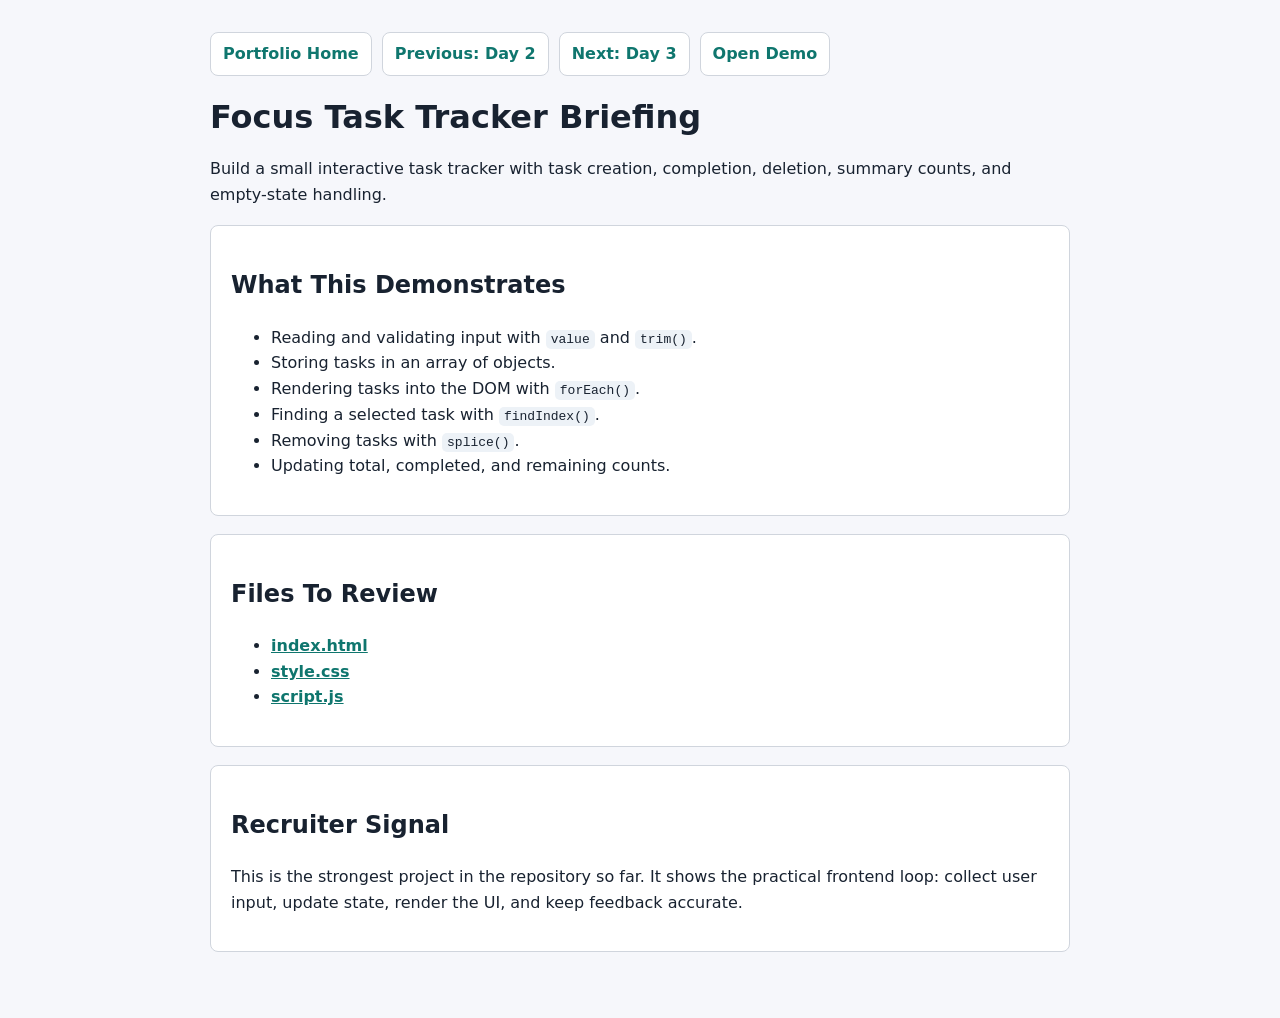
<file: focus-task-tracker/briefing.html>
<!DOCTYPE html>
<html lang="en">
<head>
  <meta charset="UTF-8">
  <meta name="viewport" content="width=device-width, initial-scale=1.0">
  <title>Focus Task Tracker Briefing</title>
  <style>
    body { margin: 0; font-family: system-ui, -apple-system, BlinkMacSystemFont, "Segoe UI", sans-serif; background: #f6f7fb; color: #182230; line-height: 1.6; }
    main { width: min(860px, calc(100% - 32px)); margin: 0 auto; padding: 32px 0 48px; }
    a { color: #0f766e; font-weight: 700; }
    .nav { display: flex; flex-wrap: wrap; gap: 10px; margin-bottom: 24px; }
    .nav a { padding: 8px 12px; border: 1px solid #d0d5dd; border-radius: 8px; background: #fff; text-decoration: none; }
    section { margin: 18px 0; padding: 20px; border: 1px solid #d0d5dd; border-radius: 8px; background: #fff; }
    h1 { line-height: 1.1; }
    code { background: #edf2f7; padding: 2px 5px; border-radius: 5px; }
  </style>
</head>
<body>
  <main>
    <nav class="nav" aria-label="Page navigation">
      <a href="../index.html">Portfolio Home</a>
      <a href="../learning%20day%202/briefing.html">Previous: Day 2</a>
      <a href="../learning%20day%203/briefing.html">Next: Day 3</a>
      <a href="index.html">Open Demo</a>
    </nav>

    <h1>Focus Task Tracker Briefing</h1>
    <p>Build a small interactive task tracker with task creation, completion, deletion, summary counts, and empty-state handling.</p>

    <section>
      <h2>What This Demonstrates</h2>
      <ul>
        <li>Reading and validating input with <code>value</code> and <code>trim()</code>.</li>
        <li>Storing tasks in an array of objects.</li>
        <li>Rendering tasks into the DOM with <code>forEach()</code>.</li>
        <li>Finding a selected task with <code>findIndex()</code>.</li>
        <li>Removing tasks with <code>splice()</code>.</li>
        <li>Updating total, completed, and remaining counts.</li>
      </ul>
    </section>

    <section>
      <h2>Files To Review</h2>
      <ul>
        <li><a href="index.html">index.html</a></li>
        <li><a href="style.css">style.css</a></li>
        <li><a href="script.js">script.js</a></li>
      </ul>
    </section>

    <section>
      <h2>Recruiter Signal</h2>
      <p>This is the strongest project in the repository so far. It shows the practical frontend loop: collect user input, update state, render the UI, and keep feedback accurate.</p>
    </section>
  </main>
</body>
</html>
</file>
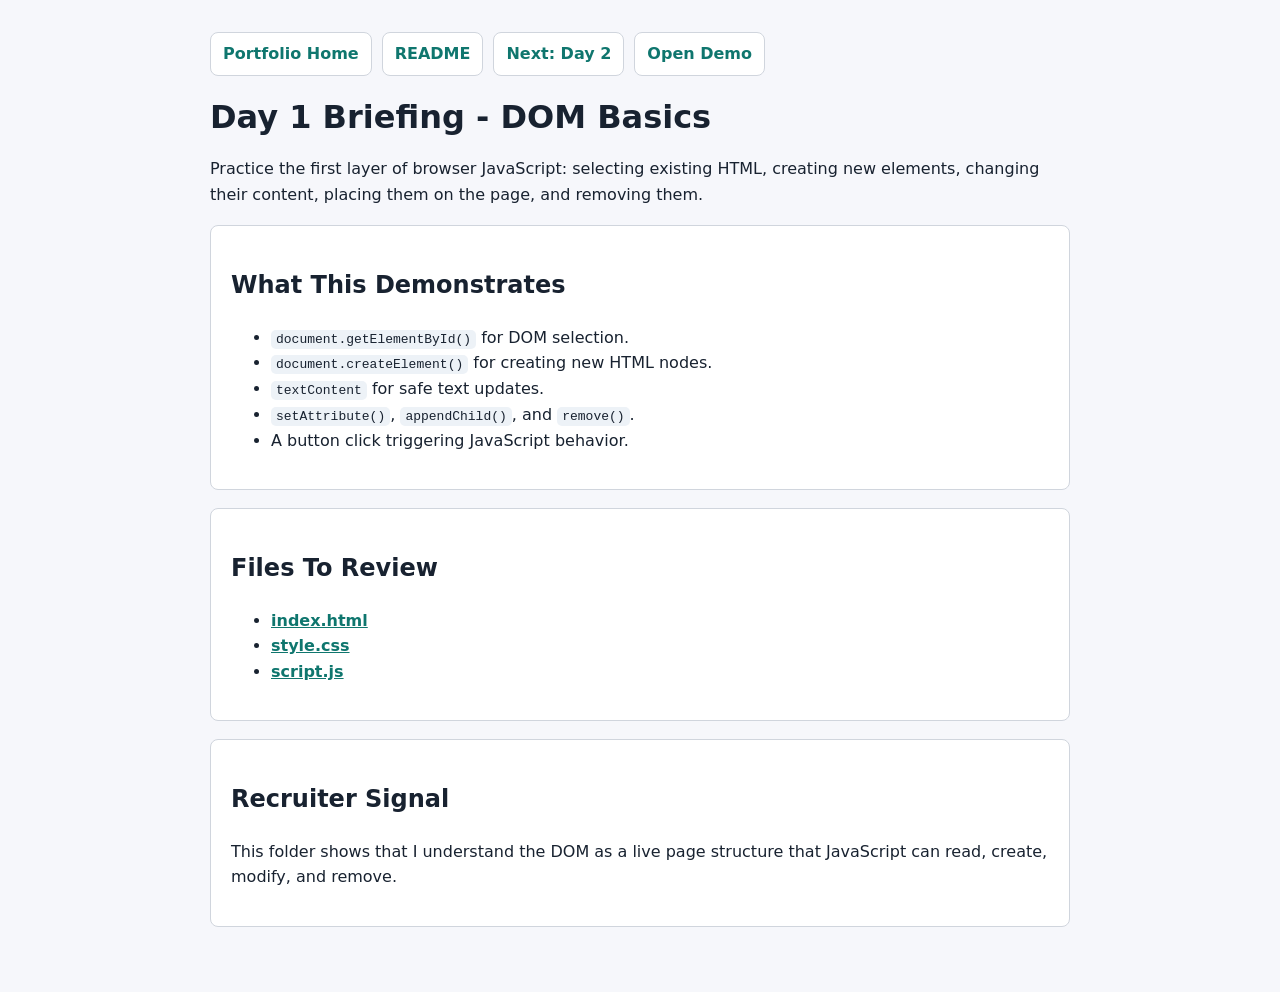
<file: learning day 1/briefing.html>
<!DOCTYPE html>
<html lang="en">
<head>
  <meta charset="UTF-8">
  <meta name="viewport" content="width=device-width, initial-scale=1.0">
  <title>Day 1 Briefing - DOM Basics</title>
  <style>
    body { margin: 0; font-family: system-ui, -apple-system, BlinkMacSystemFont, "Segoe UI", sans-serif; background: #f6f7fb; color: #182230; line-height: 1.6; }
    main { width: min(860px, calc(100% - 32px)); margin: 0 auto; padding: 32px 0 48px; }
    a { color: #0f766e; font-weight: 700; }
    .nav { display: flex; flex-wrap: wrap; gap: 10px; margin-bottom: 24px; }
    .nav a { padding: 8px 12px; border: 1px solid #d0d5dd; border-radius: 8px; background: #fff; text-decoration: none; }
    section { margin: 18px 0; padding: 20px; border: 1px solid #d0d5dd; border-radius: 8px; background: #fff; }
    h1 { line-height: 1.1; }
    code { background: #edf2f7; padding: 2px 5px; border-radius: 5px; }
  </style>
</head>
<body>
  <main>
    <nav class="nav" aria-label="Page navigation">
      <a href="../index.html">Portfolio Home</a>
      <a href="https://github.com/kritakhere/LearningWebDevelopment#readme">README</a>
      <a href="../learning%20day%202/briefing.html">Next: Day 2</a>
      <a href="index.html">Open Demo</a>
    </nav>

    <h1>Day 1 Briefing - DOM Basics</h1>
    <p>Practice the first layer of browser JavaScript: selecting existing HTML, creating new elements, changing their content, placing them on the page, and removing them.</p>

    <section>
      <h2>What This Demonstrates</h2>
      <ul>
        <li><code>document.getElementById()</code> for DOM selection.</li>
        <li><code>document.createElement()</code> for creating new HTML nodes.</li>
        <li><code>textContent</code> for safe text updates.</li>
        <li><code>setAttribute()</code>, <code>appendChild()</code>, and <code>remove()</code>.</li>
        <li>A button click triggering JavaScript behavior.</li>
      </ul>
    </section>

    <section>
      <h2>Files To Review</h2>
      <ul>
        <li><a href="index.html">index.html</a></li>
        <li><a href="style.css">style.css</a></li>
        <li><a href="script.js">script.js</a></li>
      </ul>
    </section>

    <section>
      <h2>Recruiter Signal</h2>
      <p>This folder shows that I understand the DOM as a live page structure that JavaScript can read, create, modify, and remove.</p>
    </section>
  </main>
</body>
</html>
</file>
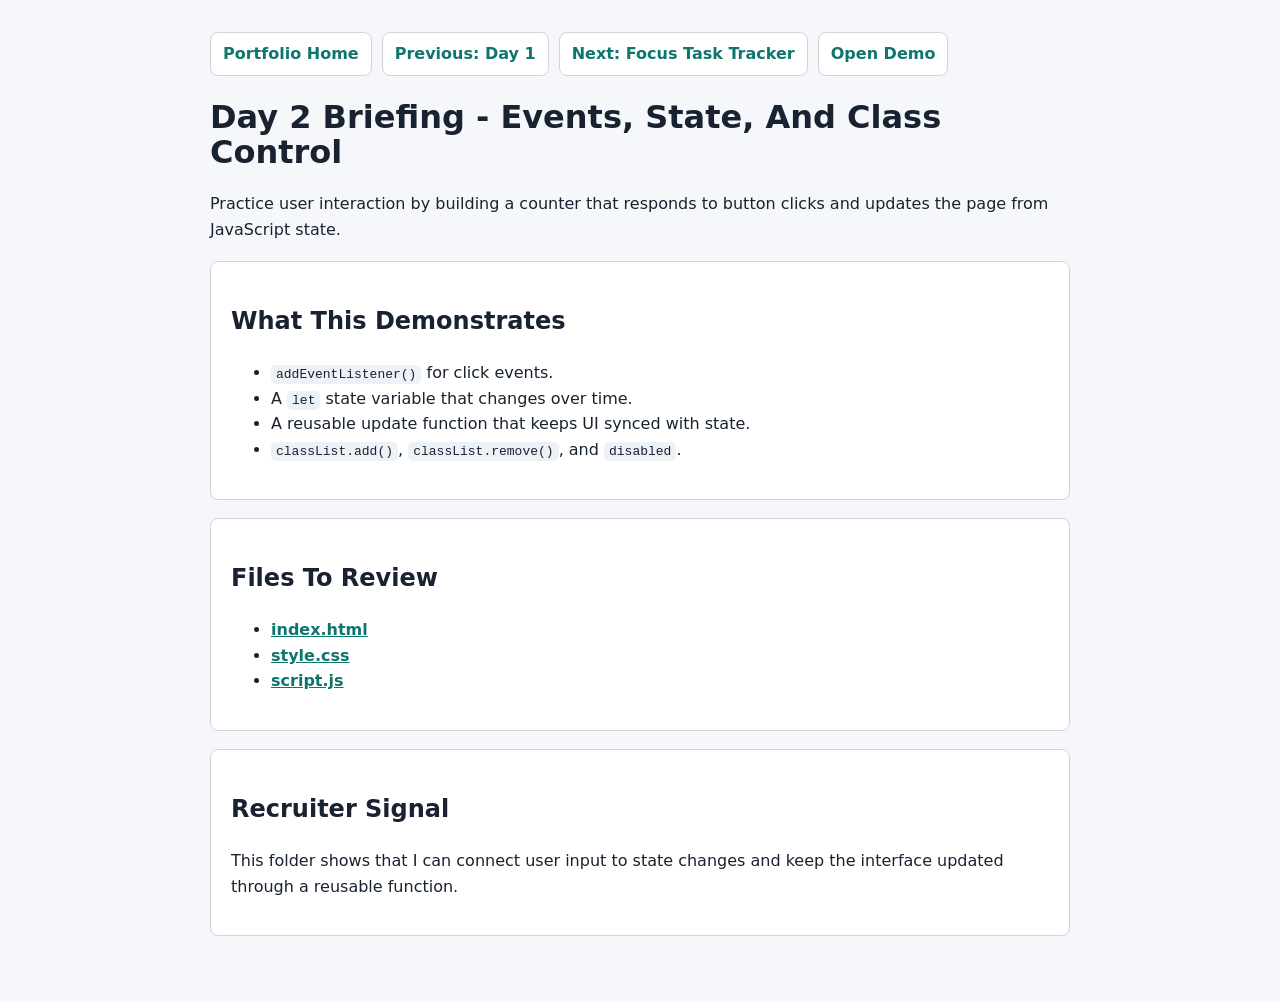
<file: learning day 2/briefing.html>
<!DOCTYPE html>
<html lang="en">
<head>
  <meta charset="UTF-8">
  <meta name="viewport" content="width=device-width, initial-scale=1.0">
  <title>Day 2 Briefing - Events And State</title>
  <style>
    body { margin: 0; font-family: system-ui, -apple-system, BlinkMacSystemFont, "Segoe UI", sans-serif; background: #f6f7fb; color: #182230; line-height: 1.6; }
    main { width: min(860px, calc(100% - 32px)); margin: 0 auto; padding: 32px 0 48px; }
    a { color: #0f766e; font-weight: 700; }
    .nav { display: flex; flex-wrap: wrap; gap: 10px; margin-bottom: 24px; }
    .nav a { padding: 8px 12px; border: 1px solid #d0d5dd; border-radius: 8px; background: #fff; text-decoration: none; }
    section { margin: 18px 0; padding: 20px; border: 1px solid #d0d5dd; border-radius: 8px; background: #fff; }
    h1 { line-height: 1.1; }
    code { background: #edf2f7; padding: 2px 5px; border-radius: 5px; }
  </style>
</head>
<body>
  <main>
    <nav class="nav" aria-label="Page navigation">
      <a href="../index.html">Portfolio Home</a>
      <a href="../learning%20day%201/briefing.html">Previous: Day 1</a>
      <a href="../focus-task-tracker/briefing.html">Next: Focus Task Tracker</a>
      <a href="index.html">Open Demo</a>
    </nav>

    <h1>Day 2 Briefing - Events, State, And Class Control</h1>
    <p>Practice user interaction by building a counter that responds to button clicks and updates the page from JavaScript state.</p>

    <section>
      <h2>What This Demonstrates</h2>
      <ul>
        <li><code>addEventListener()</code> for click events.</li>
        <li>A <code>let</code> state variable that changes over time.</li>
        <li>A reusable update function that keeps UI synced with state.</li>
        <li><code>classList.add()</code>, <code>classList.remove()</code>, and <code>disabled</code>.</li>
      </ul>
    </section>

    <section>
      <h2>Files To Review</h2>
      <ul>
        <li><a href="index.html">index.html</a></li>
        <li><a href="style.css">style.css</a></li>
        <li><a href="script.js">script.js</a></li>
      </ul>
    </section>

    <section>
      <h2>Recruiter Signal</h2>
      <p>This folder shows that I can connect user input to state changes and keep the interface updated through a reusable function.</p>
    </section>
  </main>
</body>
</html>
</file>
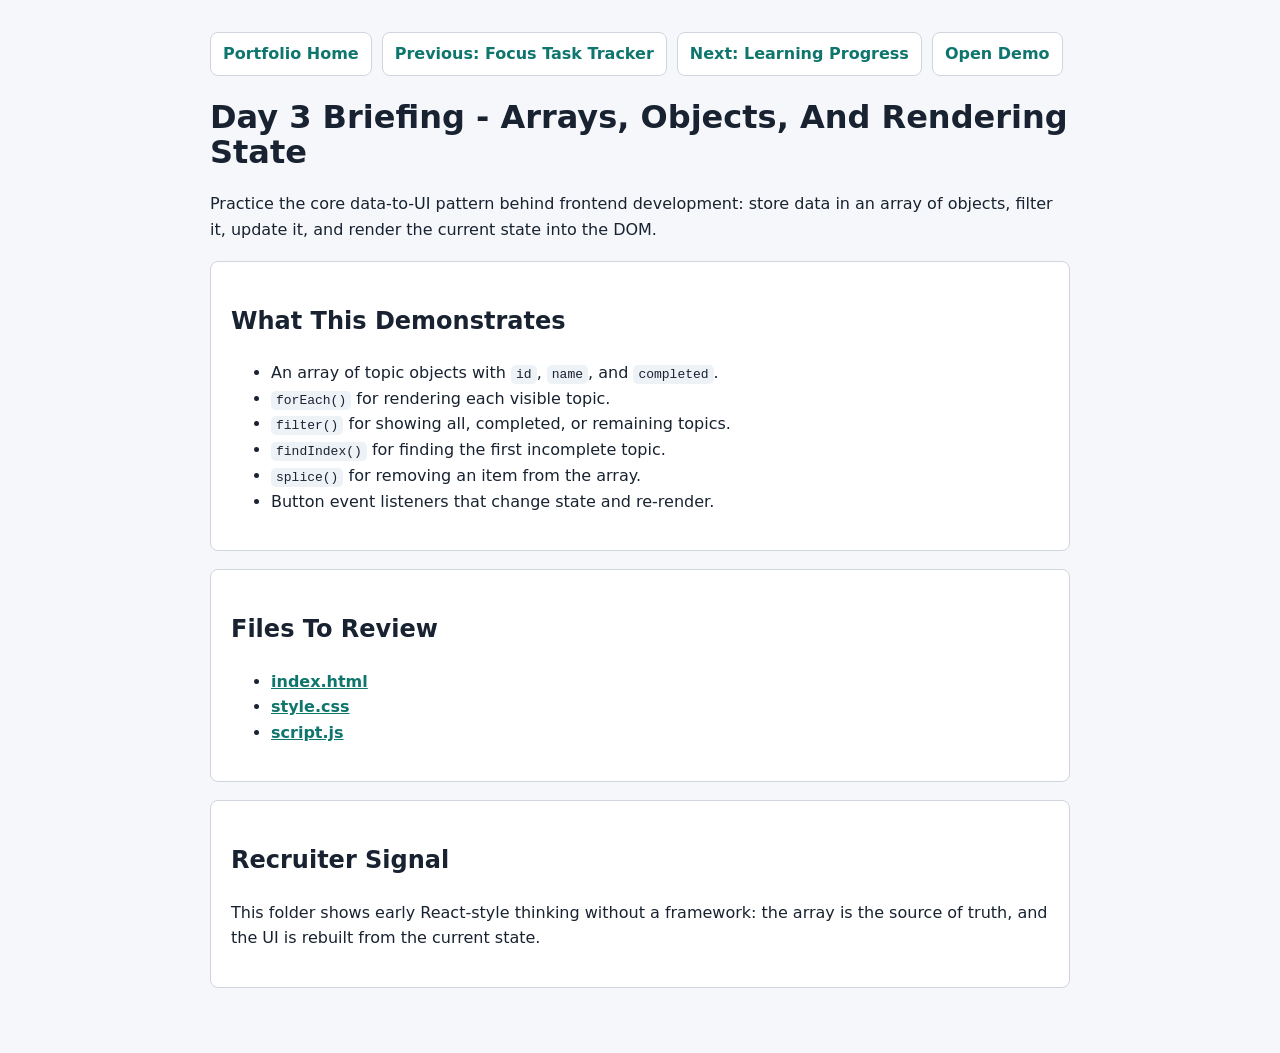
<file: learning day 3/briefing.html>
<!DOCTYPE html>
<html lang="en">
<head>
  <meta charset="UTF-8">
  <meta name="viewport" content="width=device-width, initial-scale=1.0">
  <title>Day 3 Briefing - Rendering State</title>
  <style>
    body { margin: 0; font-family: system-ui, -apple-system, BlinkMacSystemFont, "Segoe UI", sans-serif; background: #f6f7fb; color: #182230; line-height: 1.6; }
    main { width: min(860px, calc(100% - 32px)); margin: 0 auto; padding: 32px 0 48px; }
    a { color: #0f766e; font-weight: 700; }
    .nav { display: flex; flex-wrap: wrap; gap: 10px; margin-bottom: 24px; }
    .nav a { padding: 8px 12px; border: 1px solid #d0d5dd; border-radius: 8px; background: #fff; text-decoration: none; }
    section { margin: 18px 0; padding: 20px; border: 1px solid #d0d5dd; border-radius: 8px; background: #fff; }
    h1 { line-height: 1.1; }
    code { background: #edf2f7; padding: 2px 5px; border-radius: 5px; }
  </style>
</head>
<body>
  <main>
    <nav class="nav" aria-label="Page navigation">
      <a href="../index.html">Portfolio Home</a>
      <a href="../focus-task-tracker/briefing.html">Previous: Focus Task Tracker</a>
      <a href="../learning-progress.html">Next: Learning Progress</a>
      <a href="index.html">Open Demo</a>
    </nav>

    <h1>Day 3 Briefing - Arrays, Objects, And Rendering State</h1>
    <p>Practice the core data-to-UI pattern behind frontend development: store data in an array of objects, filter it, update it, and render the current state into the DOM.</p>

    <section>
      <h2>What This Demonstrates</h2>
      <ul>
        <li>An array of topic objects with <code>id</code>, <code>name</code>, and <code>completed</code>.</li>
        <li><code>forEach()</code> for rendering each visible topic.</li>
        <li><code>filter()</code> for showing all, completed, or remaining topics.</li>
        <li><code>findIndex()</code> for finding the first incomplete topic.</li>
        <li><code>splice()</code> for removing an item from the array.</li>
        <li>Button event listeners that change state and re-render.</li>
      </ul>
    </section>

    <section>
      <h2>Files To Review</h2>
      <ul>
        <li><a href="index.html">index.html</a></li>
        <li><a href="style.css">style.css</a></li>
        <li><a href="script.js">script.js</a></li>
      </ul>
    </section>

    <section>
      <h2>Recruiter Signal</h2>
      <p>This folder shows early React-style thinking without a framework: the array is the source of truth, and the UI is rebuilt from the current state.</p>
    </section>
  </main>
</body>
</html>
</file>
<file: focus-task-tracker/style.css>
* {
  box-sizing: border-box;
}

body {
  margin: 0;
  font-family: Arial, sans-serif;
  background-color: #f6f8fb;
  color: #172033;
}

.app {
  width: min(880px, 100%);
  margin: 0 auto;
  padding: 32px 18px;
}

.app-header {
  margin-bottom: 24px;
}

.eyebrow {
  margin: 0 0 8px;
  color: #2563eb;
  font-size: 14px;
  font-weight: 700;
  text-transform: uppercase;
}

h1 {
  margin: 0;
  font-size: 36px;
}

.intro {
  max-width: 560px;
  margin: 10px 0 0;
  color: #526070;
  line-height: 1.5;
}

.task-panel,
.summary-panel,
.task-list-panel {
  margin-top: 18px;
  padding: 18px;
  border: 1px solid #d7dee8;
  border-radius: 8px;
  background-color: #ffffff;
}

label {
  display: block;
  margin-bottom: 8px;
  font-weight: 700;
}

.input-row {
  display: flex;
  gap: 10px;
}

input {
  width: 100%;
  min-height: 44px;
  padding: 10px 12px;
  border: 1px solid #b7c2d0;
  border-radius: 6px;
  font: inherit;
}

button {
  min-height: 44px;
  padding: 10px 14px;
  border: 0;
  border-radius: 6px;
  background-color: #2563eb;
  color: #ffffff;
  font: inherit;
  font-weight: 700;
  cursor: pointer;
}

button:hover {
  background-color: #1d4ed8;
}

button:disabled {
  background-color: #9aa7b7;
  cursor: not-allowed;
}

.help-text,
.empty-message {
  margin: 10px 0 0;
  color: #667085;
}

.summary-panel {
  display: grid;
  grid-template-columns: repeat(3, 1fr);
  gap: 12px;
}

.summary-panel div {
  padding: 14px;
  border-radius: 6px;
  background-color: #eef4ff;
}

.summary-label {
  display: block;
  margin-bottom: 6px;
  color: #526070;
  font-size: 14px;
}

.summary-panel strong {
  font-size: 28px;
}

h2 {
  margin: 0 0 12px;
  font-size: 24px;
}

.task-list {
  display: grid;
  gap: 10px;
  margin: 0;
  padding: 0;
  list-style: none;
}

.task-item {
  display: grid;
  grid-template-columns: 1fr auto auto;
  align-items: center;
  gap: 10px;
  padding: 12px;
  border: 1px solid #d7dee8;
  border-radius: 8px;
  background-color: #ffffff;
}

.task-text {
  overflow-wrap: anywhere;
}

.task-item.completed .task-text {
  color: #667085;
  text-decoration: line-through;
}

.delete-button {
  background-color: #dc2626;
}

.delete-button:hover {
  background-color: #b91c1c;
}

@media (max-width: 640px) {
  h1 {
    font-size: 30px;
  }

  .input-row,
  .task-item {
    grid-template-columns: 1fr;
  }

  .input-row {
    display: grid;
  }

  .summary-panel {
    grid-template-columns: 1fr;
  }
}
</file>
<file: learning day 1/style.css>
body {
  font-family: Arial, sans-serif;
  margin: 24px;
  background-color: #f4f7fb;
  color: #1f2937;
}

h1 {
  font-size: 32px;
  margin-bottom: 16px;
  color: #0f766e;
}

div {
  min-height: 120px;
  padding: 16px;
  border: 2px solid #94a3b8;
  background-color: #ffffff;
}

button {
  margin-top: 16px;
  padding: 10px 14px;
  background-color: #2563eb;
  color: #ffffff;
}
</file>
<file: learning day 2/style.css>
body {
  font-family: Arial, sans-serif;
  margin: 0;
  background-color: #f4f7fb;
  color: #1f2937;
}

.app {
  max-width: 720px;
  margin: 0 auto;
  padding: 32px 20px;
}

h1 {
  font-size: 32px;
  margin: 0 0 20px;
  color: #0f766e;
}

.counter-panel {
  padding: 20px;
  border: 2px solid #94a3b8;
  background-color: #ffffff;
}

.label {
  margin: 0 0 8px;
  font-weight: 700;
}

.counter-display {
  margin: 0 0 20px;
  font-size: 56px;
  font-weight: 700;
}

.neutral {
  color: #334155;
}

.positive {
  color: #85ff0b;
}

.negative {
  color: #be2929;
}

.button-row {
  display: flex;
  gap: 12px;
  flex-wrap: wrap;
}

button {
  min-width: 112px;
  padding: 10px 14px;
  border: 0;
  background-color: #2563eb;
  color: #ffffff;
  font-weight: 700;
  cursor: pointer;
}

button:hover {
  background-color: #1d4ed8;
}

button:disabled {
  background-color: #94a3b8;
  cursor: not-allowed;
}
</file>
<file: learning day 3/style.css>
* {
  box-sizing: border-box;
}

body {
  margin: 0;
  font-family: Arial, sans-serif;
  background-color: #f7f9fc;
  color: #182235;
}

.app {
  width: min(860px, 100%);
  margin: 0 auto;
  padding: 32px 18px;
}

.app-header {
  margin-bottom: 22px;
}

.eyebrow {
  margin: 0 0 8px;
  color: #0f766e;
  font-size: 14px;
  font-weight: 700;
  text-transform: uppercase;
}

h1,
h2,
p {
  margin-top: 0;
}

h1 {
  margin-bottom: 0;
  font-size: 34px;
}

.summary-panel,
.control-panel,
.topic-panel {
  margin-top: 18px;
  padding: 18px;
  border: 1px solid #d7dee8;
  border-radius: 8px;
  background-color: #ffffff;
}

.summary-panel {
  display: grid;
  grid-template-columns: repeat(3, 1fr);
  gap: 12px;
}

.summary-panel div {
  padding: 14px;
  border-radius: 6px;
  background-color: #edf7f5;
}

.summary-label {
  display: block;
  margin-bottom: 6px;
  color: #526070;
  font-size: 14px;
}

.summary-panel strong {
  font-size: 28px;
}

.button-row {
  display: flex;
  flex-wrap: wrap;
  gap: 10px;
}

.button-row + .button-row {
  margin-top: 10px;
}

button {
  min-height: 42px;
  padding: 10px 14px;
  border: 0;
  border-radius: 6px;
  background-color: #2563eb;
  color: #ffffff;
  font: inherit;
  font-weight: 700;
  cursor: pointer;
}

button:hover {
  background-color: #1d4ed8;
}

.topic-heading {
  display: flex;
  align-items: baseline;
  justify-content: space-between;
  gap: 16px;
}

h2 {
  margin-bottom: 12px;
  font-size: 24px;
}

#filter-label,
.empty-message {
  color: #667085;
}

.topic-list {
  display: grid;
  gap: 10px;
  margin: 0;
  padding: 0;
  list-style: none;
}

.topic-item {
  display: grid;
  grid-template-columns: 1fr auto;
  align-items: center;
  gap: 12px;
  padding: 12px;
  border: 1px solid #d7dee8;
  border-radius: 8px;
  background-color: #ffffff;
}

.topic-name {
  overflow-wrap: anywhere;
}

.topic-status {
  min-width: 96px;
  padding: 6px 8px;
  border-radius: 999px;
  background-color: #fef3c7;
  color: #92400e;
  font-size: 13px;
  font-weight: 700;
  text-align: center;
}

.topic-item.completed .topic-name {
  color: #667085;
  text-decoration: line-through;
}

.topic-item.completed .topic-status {
  background-color: #d1fae5;
  color: #047857;
}

@media (max-width: 640px) {
  h1 {
    font-size: 29px;
  }

  .summary-panel,
  .topic-item {
    grid-template-columns: 1fr;
  }

  .topic-heading {
    display: block;
  }
}
</file>
